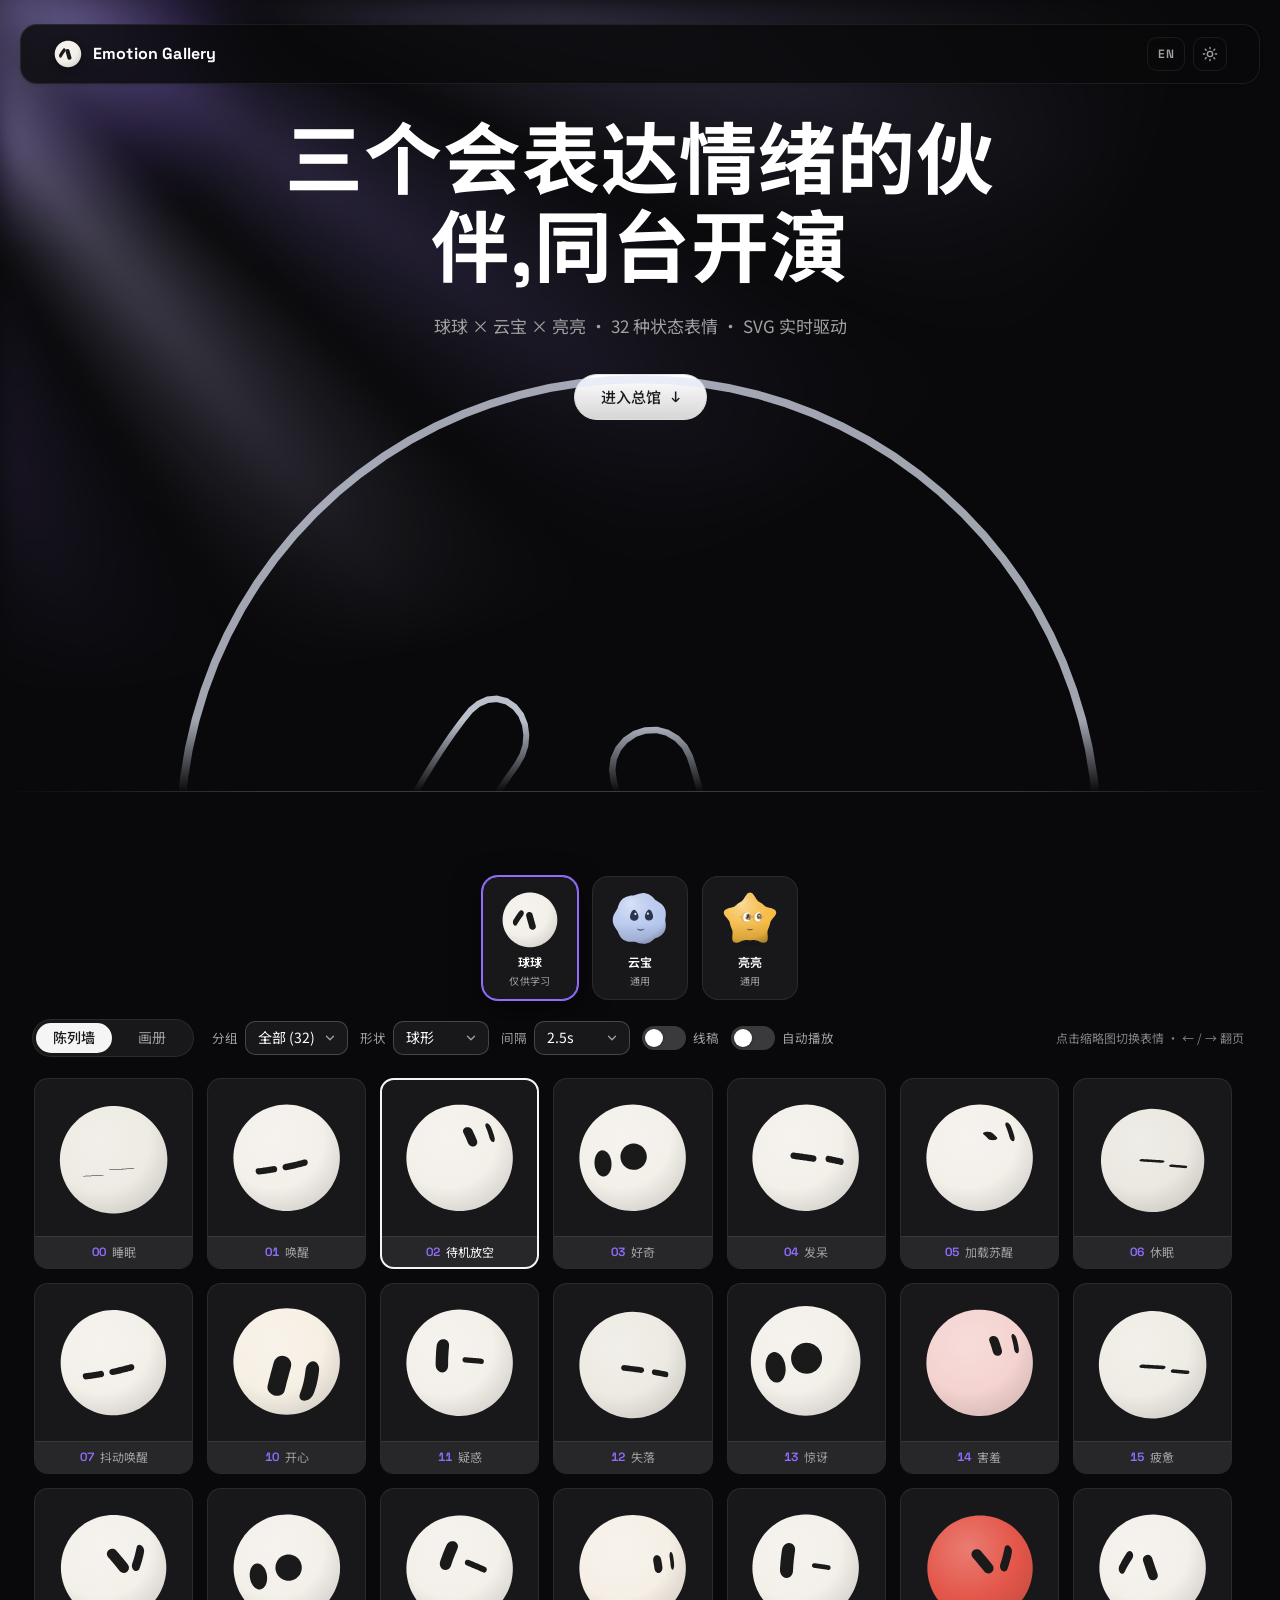
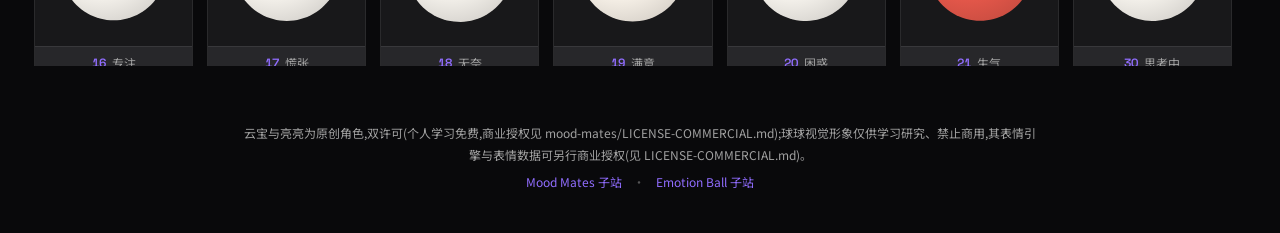
<file: index.html>
<!DOCTYPE html>
<html lang="zh-CN" data-theme="dark">
<head>
  <meta charset="UTF-8">
  <meta name="viewport" content="width=device-width, initial-scale=1.0">
  <meta name="description" content="Emotion Gallery 表情总馆 · 云宝 × 亮亮 × 球球 同台切换 × 32 种状态表情(SVG 实时驱动 / AI emotionId 对接 / 双语双主题)">
  <title>Emotion Gallery 表情总馆</title>
  <link rel="icon" type="image/png" href="mood-mates/assets/img/favicon.png">
  <link rel="preconnect" href="https://fonts.googleapis.com">
  <link rel="preconnect" href="https://fonts.gstatic.com" crossorigin>
  <link href="https://fonts.googleapis.com/css2?family=Space+Grotesk:wght@500;600;700&family=Noto+Sans+SC:wght@400;500;700&display=swap" rel="stylesheet">
  <link rel="stylesheet" href="site/style.css">
</head>
<body class="mode-wall">

  <!-- 悬浮胶囊导航:品牌 LOGO 角色 / 语言 / 主题 -->
  <header class="topbar">
    <div class="brand">
      <span id="brandBall" class="brand-ball" aria-hidden="true"></span>
      <span class="brand-name" data-i18n="brandName">Mood Mates</span>
    </div>
    <div class="top-actions">
      <button type="button" id="langToggle" class="icon-btn lang-btn">EN</button>
      <button type="button" id="themeToggle" class="icon-btn" aria-label="Theme">
        <svg class="ico-moon" viewBox="0 0 24 24" width="16" height="16" fill="none" stroke="currentColor" stroke-width="2" stroke-linecap="round" stroke-linejoin="round"><path d="M21 12.8A9 9 0 1 1 11.2 3 7 7 0 0 0 21 12.8z"/></svg>
        <svg class="ico-sun" viewBox="0 0 24 24" width="16" height="16" fill="none" stroke="currentColor" stroke-width="2" stroke-linecap="round" stroke-linejoin="round"><circle cx="12" cy="12" r="4"/><path d="M12 2v2M12 20v2M4.9 4.9l1.4 1.4M17.7 17.7l1.4 1.4M2 12h2M20 12h2M4.9 19.1l1.4-1.4M17.7 6.3l1.4-1.4"/></svg>
      </button>
    </div>
  </header>

  <main class="page">

    <!-- 开屏:大字标题 + 底边半遮罩线稿角色 -->
    <section class="hero" id="hero">
      <div class="hero-backdrop" aria-hidden="true"></div>
      <div class="hero-copy">
        <h1 class="hero-title" data-i18n="heroTitle">三个会表达情绪的伙伴,同台开演</h1>
        <p class="hero-sub" data-i18n="heroSub">球球 × 云宝 × 亮亮 · 32 种状态表情 · SVG 实时驱动</p>
        <button type="button" id="heroCta" class="hero-cta"><span data-i18n="heroCta">进入总馆</span><span class="cta-arrow" aria-hidden="true">↓</span></button>
      </div>
      <div class="hero-bot-clip" aria-hidden="true">
        <div id="heroBot" class="hero-bot"></div>
      </div>
    </section>

    <!-- 角色馆主区:角色选段 + 陈列墙 / 画册双模式 -->
    <section class="gallery" id="gallery">
      <!-- 角色选段:置于筛选 tab 上方,点击切换整馆 -->
      <div id="castRow" class="cast-row" aria-label="Characters"></div>

      <div class="gallery-head">
        <nav class="mode-switch" aria-label="View mode">
          <button type="button" id="modeWall" class="mode-btn active" data-i18n="navWall">陈列墙</button>
          <button type="button" id="modeAlbum" class="mode-btn" data-i18n="navAlbum">画册</button>
        </nav>
        <!-- 参数与 tab 同层:分组 / 形状 / 间隔下拉(带标题) + 线稿 / 自动播放开关 -->
        <div class="head-controls">
          <span class="head-field">
            <span class="hf-label" data-i18n="lblGroup">分组</span>
            <select id="groupSelect" class="select" aria-label="Emotion group"></select>
          </span>
          <span class="head-field">
            <span class="hf-label" data-i18n="lblVariant">形状</span>
            <select id="variantSelect" class="select" aria-label="Body shape"></select>
          </span>
          <span class="head-field">
            <span class="hf-label" data-i18n="lblInterval">间隔</span>
            <select id="tourInterval" class="select" aria-label="Autoplay interval">
              <option value="1500">1.5s</option>
              <option value="2500" selected>2.5s</option>
              <option value="4000">4s</option>
            </select>
          </span>
          <label class="head-switch">
            <span class="switch"><input type="checkbox" id="sketchToggle"><span class="slider"></span></span>
            <span class="hs-label" data-i18n="lblSketch">线稿</span>
          </label>
          <label class="head-switch">
            <span class="switch"><input type="checkbox" id="tourToggle"><span class="slider"></span></span>
            <span class="hs-label" data-i18n="lblTour">自动播放</span>
          </label>
        </div>
        <p id="galleryHint" class="gallery-hint" data-i18n="galleryHint">点击缩略图切换表情 · ← / → 翻页</p>
      </div>

      <div class="thumb-zone" id="thumbZone">
        <div id="thumbFlow" class="thumb-flow"></div>
      </div>

      <div class="stage-zone">
        <button type="button" id="navPrev" class="pager-btn" aria-label="Previous">
          <svg viewBox="0 0 24 24" width="20" height="20" fill="none" stroke="currentColor" stroke-width="2.4" stroke-linecap="round" stroke-linejoin="round"><path d="M15 18l-6-6 6-6"/></svg>
        </button>

        <div class="stage-block">
          <button type="button" id="stageClose" class="icon-btn stage-close" aria-label="Close">
            <svg viewBox="0 0 24 24" width="16" height="16" fill="none" stroke="currentColor" stroke-width="2.2" stroke-linecap="round"><path d="M6 6l12 12M18 6L6 18"/></svg>
          </button>
          <div id="tips" class="tips" role="status"></div>
          <div id="stage" class="stage"></div>
          <div class="emo-meta">
            <span id="emoId" class="emo-id">ID --</span>
            <span id="emoName" class="emo-name">--</span>
            <span id="pager" class="pager-ind">-- / --</span>
          </div>
          <p id="emoDesc" class="emo-desc"></p>
        </div>

        <button type="button" id="navNext" class="pager-btn" aria-label="Next">
          <svg viewBox="0 0 24 24" width="20" height="20" fill="none" stroke="currentColor" stroke-width="2.4" stroke-linecap="round" stroke-linejoin="round"><path d="M9 6l6 6-6 6"/></svg>
        </button>
      </div>
    </section>

  </main>

  <!-- 页脚:授权声明 + 子站入口 -->
  <footer class="site-foot">
    <p data-i18n="footNote">云宝与亮亮为原创角色,双许可(个人学习免费 / 商业授权);球球视觉形象仅供学习研究、禁止商用,其表情引擎与表情数据可另行商业授权。</p>
    <p class="foot-links">
      <a href="mood-mates/index.html" data-i18n="footLinkMates">Mood Mates 子站</a>
      <span aria-hidden="true">·</span>
      <a href="emotion-ball/index.html" data-i18n="footLinkBall">Emotion Ball 子站</a>
    </p>
  </footer>

  <!-- 浮动状态提示 -->
  <div id="toast" class="toast" role="status"></div>

  <!-- 加载顺序:两套引擎(MoodMates + EmotionBall)→ 文案 → 交互层 -->
  <script src="mood-mates/src/core/geometry.js"></script>
  <script src="mood-mates/src/core/render.js"></script>
  <script src="mood-mates/src/core/features.js"></script>
  <script src="mood-mates/src/core/fx.js"></script>
  <script src="mood-mates/src/data/emotions.js"></script>
  <script src="mood-mates/src/core/engine.js"></script>
  <script src="mood-mates/src/characters/nimbo.js"></script>
  <script src="mood-mates/src/characters/twinkle.js"></script>
  <script src="emotion-ball/js/rings.js"></script>
  <script src="emotion-ball/js/emotions.js"></script>
  <script src="emotion-ball/js/ball.js"></script>
  <script src="emotion-ball/js/engine.js"></script>
  <script src="site/i18n.js"></script>
  <script src="site/app.js"></script>
</body>
</html>
</file>
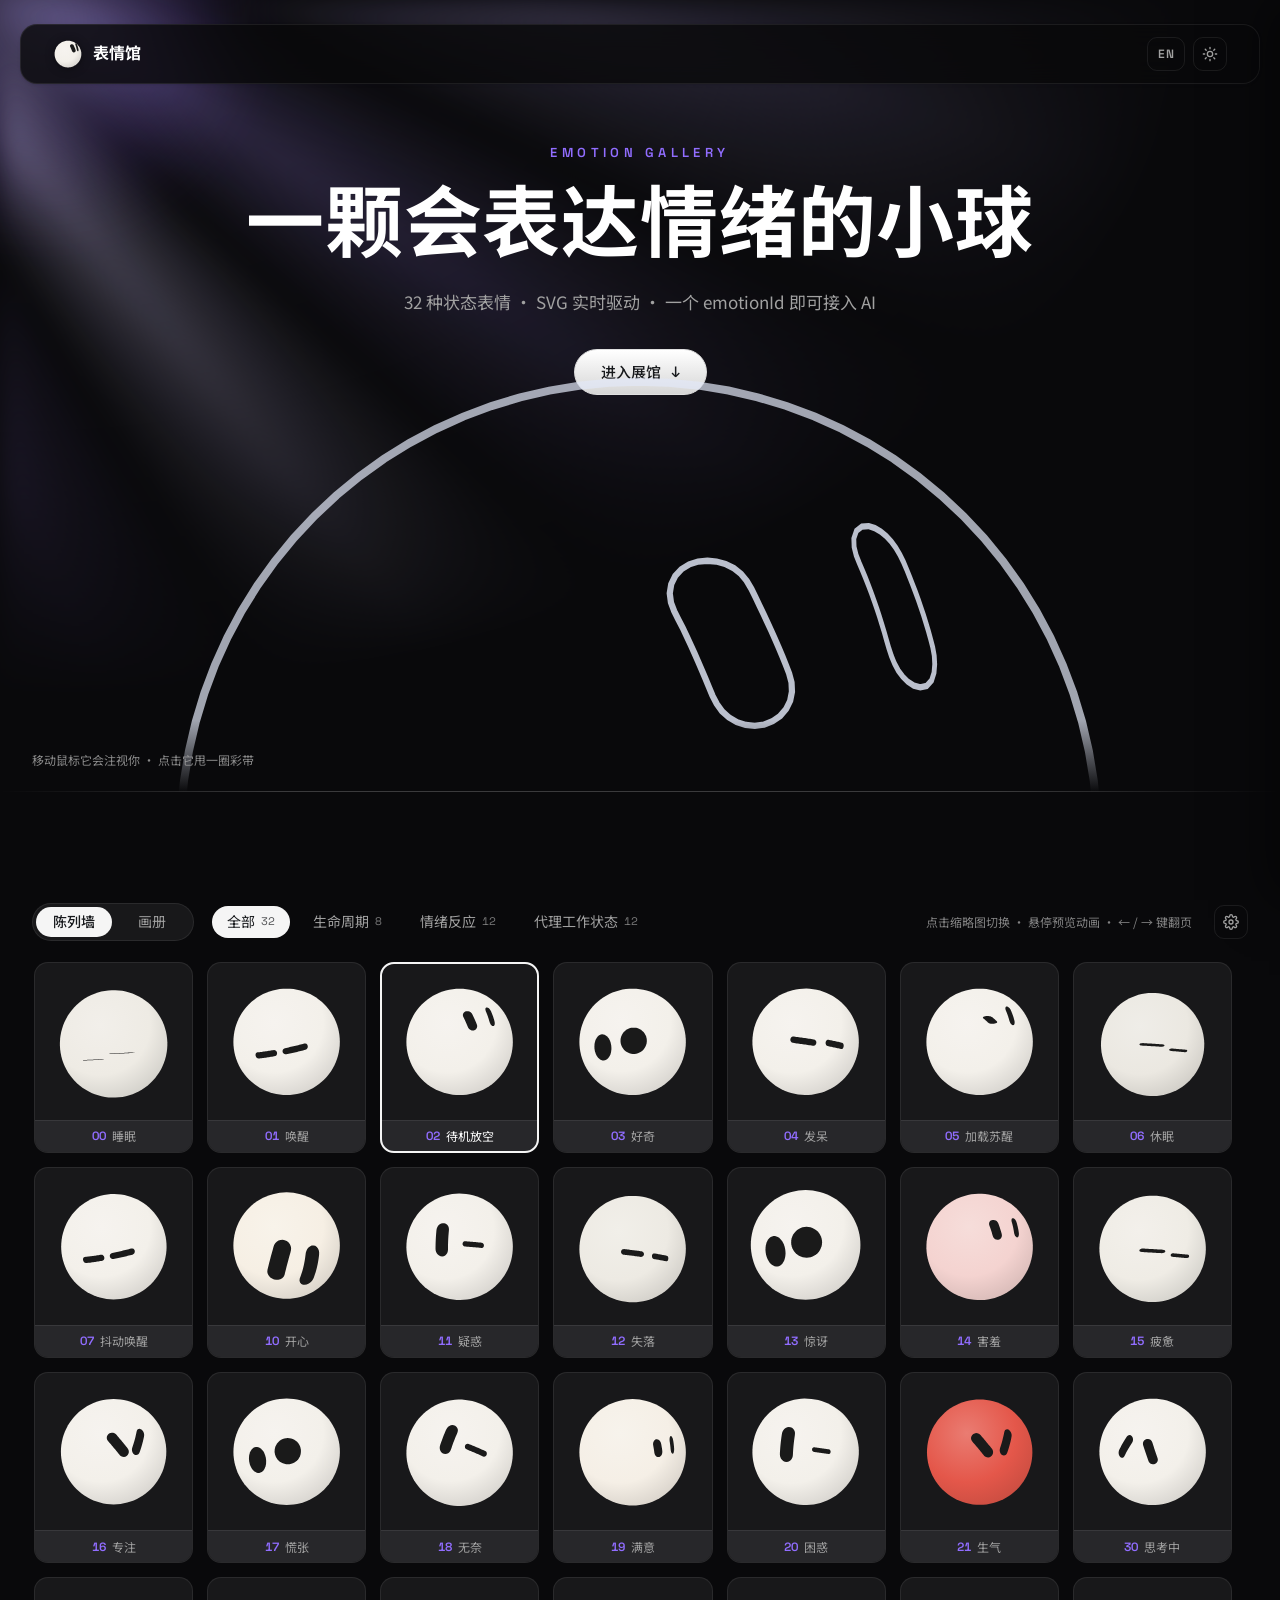
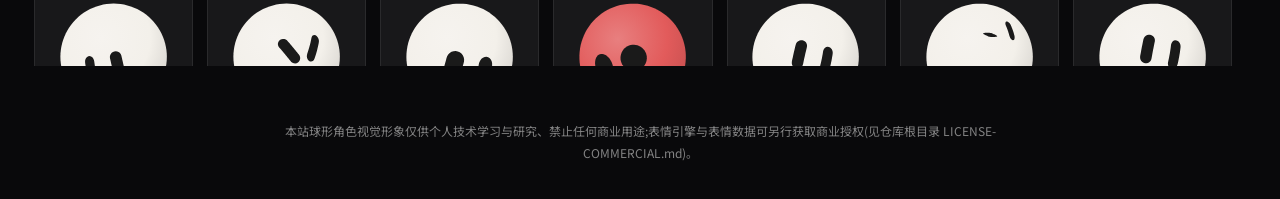
<file: emotion-ball/index.html>
<!DOCTYPE html>
<html lang="zh-CN" data-theme="dark">
<head>
  <meta charset="UTF-8">
  <meta name="viewport" content="width=device-width, initial-scale=1.0">
  <meta name="description" content="Emotion Ball 表情馆 · 32 种状态表情陈列(SVG 实时驱动 / AI emotionId 对接 / 双语双主题)">
  <title>Emotion Ball 表情馆</title>
  <link rel="icon" type="image/png" href="assets/img/favicon.png">
  <link rel="preconnect" href="https://fonts.googleapis.com">
  <link rel="preconnect" href="https://fonts.gstatic.com" crossorigin>
  <link href="https://fonts.googleapis.com/css2?family=Space+Grotesk:wght@500;600;700&family=Noto+Sans+SC:wght@400;500;700&display=swap" rel="stylesheet">
  <link rel="stylesheet" href="css/style.css">
</head>
<body class="mode-wall">

  <!-- 悬浮胶囊导航:品牌 LOGO 小球 / 语言 / 主题 -->
  <header class="topbar">
    <div class="brand">
      <span id="brandBall" class="brand-ball" aria-hidden="true"></span>
      <span class="brand-name" data-i18n="brandName">表情馆</span>
    </div>
    <div class="top-actions">
      <button type="button" id="langToggle" class="icon-btn lang-btn">EN</button>
      <button type="button" id="themeToggle" class="icon-btn" aria-label="Theme">
        <svg class="ico-moon" viewBox="0 0 24 24" width="16" height="16" fill="none" stroke="currentColor" stroke-width="2" stroke-linecap="round" stroke-linejoin="round"><path d="M21 12.8A9 9 0 1 1 11.2 3 7 7 0 0 0 21 12.8z"/></svg>
        <svg class="ico-sun" viewBox="0 0 24 24" width="16" height="16" fill="none" stroke="currentColor" stroke-width="2" stroke-linecap="round" stroke-linejoin="round"><circle cx="12" cy="12" r="4"/><path d="M12 2v2M12 20v2M4.9 4.9l1.4 1.4M17.7 17.7l1.4 1.4M2 12h2M20 12h2M4.9 19.1l1.4-1.4M17.7 6.3l1.4-1.4"/></svg>
      </button>
    </div>
  </header>

  <main class="page">

    <!-- 开屏:大字标题 + 底边半遮罩线稿 bot -->
    <section class="hero" id="hero">
      <div class="hero-backdrop" aria-hidden="true"></div>
      <div class="hero-copy">
        <p class="hero-eyebrow" data-i18n="heroEyebrow">EMOTION GALLERY</p>
        <h1 class="hero-title" data-i18n="heroTitle">一颗会表达情绪的小球</h1>
        <p class="hero-sub" data-i18n="heroSub">32 种状态表情 · SVG 实时驱动 · 一个 emotionId 即可接入 AI</p>
        <button type="button" id="heroCta" class="hero-cta"><span data-i18n="heroCta">进入展馆</span><span class="cta-arrow" aria-hidden="true">↓</span></button>
      </div>
      <p class="hero-hint" data-i18n="heroHint">移动鼠标它会注视你 · 点击它甩一圈彩带</p>
      <div class="hero-bot-clip" aria-hidden="true">
        <div id="heroBot" class="hero-bot"></div>
      </div>
    </section>

    <!-- 展馆主区:陈列墙 / 画册双模式共用一套 DOM,CSS 按 body 类重排 -->
    <section class="gallery" id="gallery">
      <div class="gallery-head">
        <nav class="mode-switch" aria-label="View mode">
          <button type="button" id="modeWall" class="mode-btn active" data-i18n="navWall">陈列墙</button>
          <button type="button" id="modeAlbum" class="mode-btn" data-i18n="navAlbum">画册</button>
        </nav>
        <nav id="tabs" class="tabs"></nav>
        <p id="galleryHint" class="gallery-hint" data-i18n="galleryHint">点击缩略图切换 · 悬停预览动画 · ← / → 键翻页</p>
        <button type="button" id="settingsToggle" class="icon-btn settings-btn" aria-label="Settings">
          <svg viewBox="0 0 24 24" width="16" height="16" fill="none" stroke="currentColor" stroke-width="2" stroke-linecap="round" stroke-linejoin="round"><circle cx="12" cy="12" r="3"/><path d="M19.4 15a1.7 1.7 0 0 0 .34 1.87l.06.06a2 2 0 1 1-2.83 2.83l-.06-.06a1.7 1.7 0 0 0-1.87-.34 1.7 1.7 0 0 0-1 1.55V21a2 2 0 1 1-4 0v-.09a1.7 1.7 0 0 0-1-1.55 1.7 1.7 0 0 0-1.87.34l-.06.06a2 2 0 1 1-2.83-2.83l.06-.06a1.7 1.7 0 0 0 .34-1.87 1.7 1.7 0 0 0-1.55-1H3a2 2 0 1 1 0-4h.09a1.7 1.7 0 0 0 1.55-1 1.7 1.7 0 0 0-.34-1.87l-.06-.06a2 2 0 1 1 2.83-2.83l.06.06a1.7 1.7 0 0 0 1.87.34h.09a1.7 1.7 0 0 0 1-1.55V3a2 2 0 1 1 4 0v.09a1.7 1.7 0 0 0 1 1.55 1.7 1.7 0 0 0 1.87-.34l.06-.06a2 2 0 1 1 2.83 2.83l-.06.06a1.7 1.7 0 0 0-.34 1.87v.09a1.7 1.7 0 0 0 1.55 1H21a2 2 0 1 1 0 4h-.09a1.7 1.7 0 0 0-1.55 1z"/></svg>
        </button>
      </div>

      <div class="thumb-zone" id="thumbZone">
        <div id="thumbFlow" class="thumb-flow"></div>
      </div>

      <div class="stage-zone">
        <button type="button" id="navPrev" class="pager-btn" aria-label="Previous">
          <svg viewBox="0 0 24 24" width="20" height="20" fill="none" stroke="currentColor" stroke-width="2.4" stroke-linecap="round" stroke-linejoin="round"><path d="M15 18l-6-6 6-6"/></svg>
        </button>

        <div class="stage-block">
          <button type="button" id="stageClose" class="icon-btn stage-close" aria-label="Close">
            <svg viewBox="0 0 24 24" width="16" height="16" fill="none" stroke="currentColor" stroke-width="2.2" stroke-linecap="round"><path d="M6 6l12 12M18 6L6 18"/></svg>
          </button>
          <div id="tips" class="tips" role="status"></div>
          <div id="stage" class="stage"></div>
          <div class="emo-meta">
            <span id="emoId" class="emo-id">ID --</span>
            <span id="emoName" class="emo-name">--</span>
            <span id="pager" class="pager-ind">-- / --</span>
          </div>
          <p id="emoDesc" class="emo-desc"></p>
          <div class="baby-row">
            <div id="babyList" class="baby-list"></div>
          </div>
        </div>

        <button type="button" id="navNext" class="pager-btn" aria-label="Next">
          <svg viewBox="0 0 24 24" width="20" height="20" fill="none" stroke="currentColor" stroke-width="2.4" stroke-linecap="round" stroke-linejoin="round"><path d="M9 6l6 6-6 6"/></svg>
        </button>
      </div>
    </section>

  </main>

  <!-- 学习声明页脚 -->
  <footer class="legal-note">
    <p data-i18n="legalNote">本站球形角色视觉形象仅供个人技术学习与研究、禁止任何商业用途;表情引擎与表情数据可另行获取商业授权(见仓库根目录 LICENSE-COMMERCIAL.md)。</p>
  </footer>

  <!-- 设置抽屉 -->
  <div id="drawerMask" class="drawer-mask" hidden></div>
  <aside id="drawer" class="drawer" aria-hidden="true">
    <div class="drawer-head">
      <h2 data-i18n="drawerTitle">设置</h2>
      <button type="button" id="drawerClose" class="icon-btn" aria-label="Close">
        <svg viewBox="0 0 24 24" width="16" height="16" fill="none" stroke="currentColor" stroke-width="2.2" stroke-linecap="round"><path d="M6 6l12 12M18 6L6 18"/></svg>
      </button>
    </div>

    <section class="drawer-sec">
      <h3 data-i18n="secAppearance">外观</h3>
      <div class="field">
        <label for="shapeSelect" data-i18n="lblShape">身体形状</label>
        <select id="shapeSelect" class="select">
          <option value="blob" selected data-i18n="shapeBlob">圆胖</option>
          <option value="wedge" data-i18n="shapeWedge">三角</option>
          <option value="gem" data-i18n="shapeGem">菱形</option>
        </select>
      </div>
      <div class="field">
        <label for="sketchToggle" data-i18n="lblSketch">线稿模式</label>
        <label class="switch">
          <input type="checkbox" id="sketchToggle">
          <span class="slider"></span>
        </label>
      </div>
    </section>

    <section class="drawer-sec">
      <h3 data-i18n="secDemo">演示</h3>
      <div class="field">
        <label for="tourToggle" data-i18n="lblTour">自动巡演</label>
        <label class="switch">
          <input type="checkbox" id="tourToggle">
          <span class="slider"></span>
        </label>
      </div>
      <div class="field">
        <label for="tourInterval" data-i18n="lblInterval">巡演间隔</label>
        <select id="tourInterval" class="select">
          <option value="1500">1.5s</option>
          <option value="2500" selected>2.5s</option>
          <option value="4000">4s</option>
        </select>
      </div>
    </section>

    <section class="drawer-sec">
      <h3 data-i18n="secAI">AI 对接模拟</h3>
      <input id="aiInput" class="ai-input" type="text" spellcheck="false"
             value='{"emotionId":"30","tips":"正在思考用户问题"}'>
      <div class="btn-row">
        <button type="button" id="aiSend" class="btn primary" data-i18n="btnSend">下发</button>
        <button type="button" id="aiSampleErr" class="btn ghost" data-i18n="btnSampleErr">示例:出错</button>
        <button type="button" id="aiSampleBad" class="btn ghost" data-i18n="btnSampleBad">示例:未知 ID</button>
      </div>
    </section>

    <section class="drawer-sec">
      <h3 data-i18n="secConfig">配置</h3>
      <div class="btn-row">
        <button type="button" id="btnExport" class="btn" data-i18n="btnExport">导出配置</button>
        <button type="button" id="btnImport" class="btn" data-i18n="btnImport">导入配置</button>
      </div>
      <input type="file" id="importFile" accept=".json,application/json" hidden>
    </section>
  </aside>

  <!-- 浮动状态提示 -->
  <div id="toast" class="toast" role="status"></div>

  <!-- 加载顺序:几何数据 → 表情数据 → 文案字典 → 渲染层 → 驱动层 → 交互层 -->
  <script src="js/rings.js"></script>
  <script src="js/emotions.js"></script>
  <script src="js/i18n.js"></script>
  <script src="js/ball.js"></script>
  <script src="js/engine.js"></script>
  <script src="js/app.js"></script>
</body>
</html>
</file>
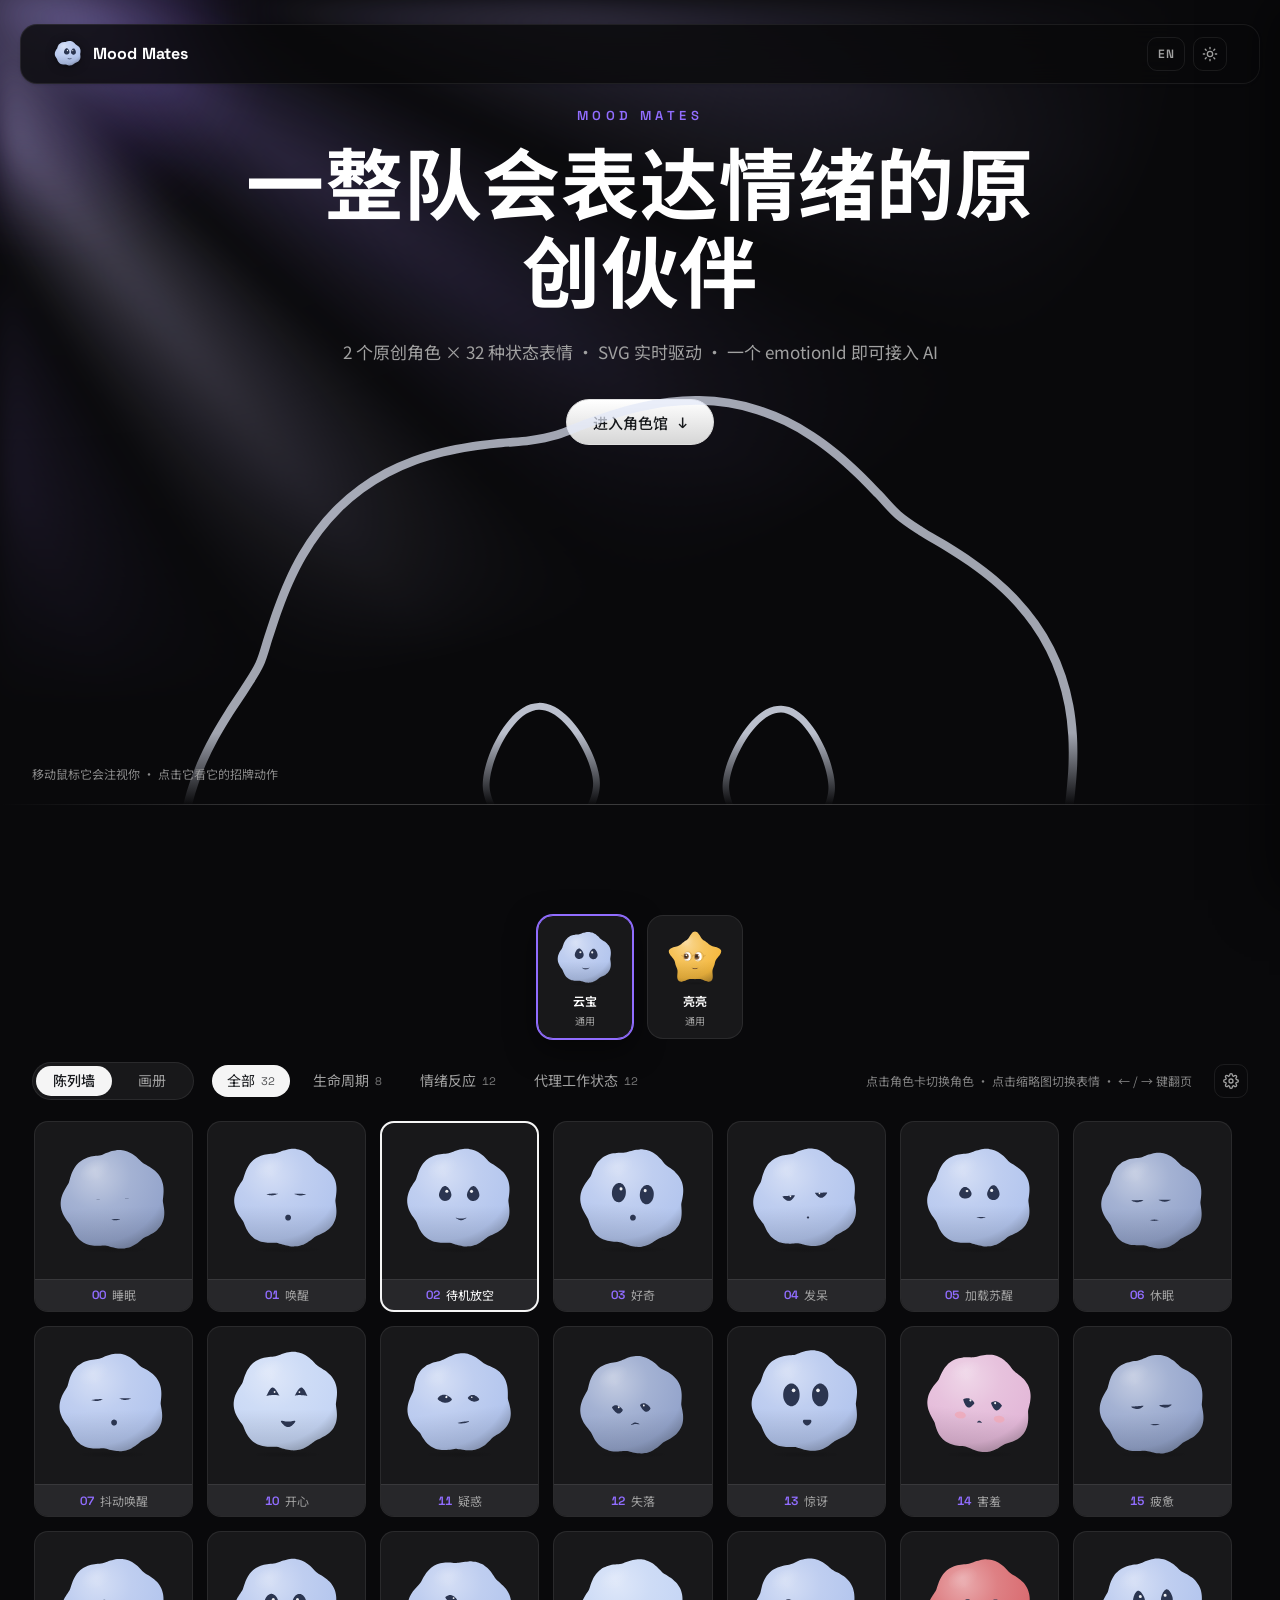
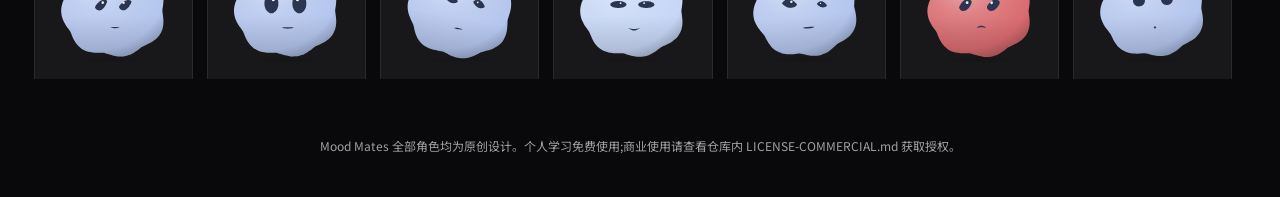
<file: mood-mates/index.html>
<!DOCTYPE html>
<html lang="zh-CN" data-theme="dark">
<head>
  <meta charset="UTF-8">
  <meta name="viewport" content="width=device-width, initial-scale=1.0">
  <meta name="description" content="Mood Mates 角色馆 · 两个原创卡通角色 × 32 种状态表情(SVG 实时驱动 / AI emotionId 对接 / 双语双主题)">
  <title>Mood Mates 角色馆</title>
  <link rel="icon" type="image/png" href="assets/img/favicon.png">
  <link rel="preconnect" href="https://fonts.googleapis.com">
  <link rel="preconnect" href="https://fonts.gstatic.com" crossorigin>
  <link href="https://fonts.googleapis.com/css2?family=Space+Grotesk:wght@500;600;700&family=Noto+Sans+SC:wght@400;500;700&display=swap" rel="stylesheet">
  <link rel="stylesheet" href="site/style.css">
</head>
<body class="mode-wall">

  <!-- 悬浮胶囊导航:品牌 LOGO 角色 / 语言 / 主题 -->
  <header class="topbar">
    <div class="brand">
      <span id="brandBall" class="brand-ball" aria-hidden="true"></span>
      <span class="brand-name" data-i18n="brandName">Mood Mates</span>
    </div>
    <div class="top-actions">
      <button type="button" id="langToggle" class="icon-btn lang-btn">EN</button>
      <button type="button" id="themeToggle" class="icon-btn" aria-label="Theme">
        <svg class="ico-moon" viewBox="0 0 24 24" width="16" height="16" fill="none" stroke="currentColor" stroke-width="2" stroke-linecap="round" stroke-linejoin="round"><path d="M21 12.8A9 9 0 1 1 11.2 3 7 7 0 0 0 21 12.8z"/></svg>
        <svg class="ico-sun" viewBox="0 0 24 24" width="16" height="16" fill="none" stroke="currentColor" stroke-width="2" stroke-linecap="round" stroke-linejoin="round"><circle cx="12" cy="12" r="4"/><path d="M12 2v2M12 20v2M4.9 4.9l1.4 1.4M17.7 17.7l1.4 1.4M2 12h2M20 12h2M4.9 19.1l1.4-1.4M17.7 6.3l1.4-1.4"/></svg>
      </button>
    </div>
  </header>

  <main class="page">

    <!-- 开屏:大字标题 + 底边半遮罩线稿角色 -->
    <section class="hero" id="hero">
      <div class="hero-backdrop" aria-hidden="true"></div>
      <div class="hero-copy">
        <p class="hero-eyebrow" data-i18n="heroEyebrow">MOOD MATES</p>
        <h1 class="hero-title" data-i18n="heroTitle">一整队会表达情绪的原创伙伴</h1>
        <p class="hero-sub" data-i18n="heroSub">2 个原创角色 × 32 种状态表情 · SVG 实时驱动 · 一个 emotionId 即可接入 AI</p>
        <button type="button" id="heroCta" class="hero-cta"><span data-i18n="heroCta">进入角色馆</span><span class="cta-arrow" aria-hidden="true">↓</span></button>
      </div>
      <p class="hero-hint" data-i18n="heroHint">移动鼠标它会注视你 · 点击它看它的招牌动作</p>
      <div class="hero-bot-clip" aria-hidden="true">
        <div id="heroBot" class="hero-bot"></div>
      </div>
    </section>

    <!-- 角色馆主区:角色选段 + 陈列墙 / 画册双模式 -->
    <section class="gallery" id="gallery">
      <!-- 角色选段:置于筛选 tab 上方,点击切换整馆 -->
      <div id="castRow" class="cast-row" aria-label="Characters"></div>

      <div class="gallery-head">
        <nav class="mode-switch" aria-label="View mode">
          <button type="button" id="modeWall" class="mode-btn active" data-i18n="navWall">陈列墙</button>
          <button type="button" id="modeAlbum" class="mode-btn" data-i18n="navAlbum">画册</button>
        </nav>
        <nav id="tabs" class="tabs"></nav>
        <p id="galleryHint" class="gallery-hint" data-i18n="galleryHint">点击角色卡切换角色 · 点击缩略图切换表情 · ← / → 键翻页</p>
        <button type="button" id="settingsToggle" class="icon-btn settings-btn" aria-label="Settings">
          <svg viewBox="0 0 24 24" width="16" height="16" fill="none" stroke="currentColor" stroke-width="2" stroke-linecap="round" stroke-linejoin="round"><circle cx="12" cy="12" r="3"/><path d="M19.4 15a1.7 1.7 0 0 0 .34 1.87l.06.06a2 2 0 1 1-2.83 2.83l-.06-.06a1.7 1.7 0 0 0-1.87-.34 1.7 1.7 0 0 0-1 1.55V21a2 2 0 1 1-4 0v-.09a1.7 1.7 0 0 0-1-1.55 1.7 1.7 0 0 0-1.87.34l-.06.06a2 2 0 1 1-2.83-2.83l.06-.06a1.7 1.7 0 0 0 .34-1.87 1.7 1.7 0 0 0-1.55-1H3a2 2 0 1 1 0-4h.09a1.7 1.7 0 0 0 1.55-1 1.7 1.7 0 0 0-.34-1.87l-.06-.06a2 2 0 1 1 2.83-2.83l.06.06a1.7 1.7 0 0 0 1.87.34h.09a1.7 1.7 0 0 0 1-1.55V3a2 2 0 1 1 4 0v.09a1.7 1.7 0 0 0 1 1.55 1.7 1.7 0 0 0 1.87-.34l.06-.06a2 2 0 1 1 2.83 2.83l-.06.06a1.7 1.7 0 0 0-.34 1.87v.09a1.7 1.7 0 0 0 1.55 1H21a2 2 0 1 1 0 4h-.09a1.7 1.7 0 0 0-1.55 1z"/></svg>
        </button>
      </div>

      <div class="thumb-zone" id="thumbZone">
        <div id="thumbFlow" class="thumb-flow"></div>
      </div>

      <div class="stage-zone">
        <button type="button" id="navPrev" class="pager-btn" aria-label="Previous">
          <svg viewBox="0 0 24 24" width="20" height="20" fill="none" stroke="currentColor" stroke-width="2.4" stroke-linecap="round" stroke-linejoin="round"><path d="M15 18l-6-6 6-6"/></svg>
        </button>

        <div class="stage-block">
          <button type="button" id="stageClose" class="icon-btn stage-close" aria-label="Close">
            <svg viewBox="0 0 24 24" width="16" height="16" fill="none" stroke="currentColor" stroke-width="2.2" stroke-linecap="round"><path d="M6 6l12 12M18 6L6 18"/></svg>
          </button>
          <div id="tips" class="tips" role="status"></div>
          <div id="stage" class="stage"></div>
          <div class="emo-meta">
            <span id="emoId" class="emo-id">ID --</span>
            <span id="emoName" class="emo-name">--</span>
            <span id="pager" class="pager-ind">-- / --</span>
          </div>
          <p id="emoDesc" class="emo-desc"></p>
        </div>

        <button type="button" id="navNext" class="pager-btn" aria-label="Next">
          <svg viewBox="0 0 24 24" width="20" height="20" fill="none" stroke="currentColor" stroke-width="2.4" stroke-linecap="round" stroke-linejoin="round"><path d="M9 6l6 6-6 6"/></svg>
        </button>
      </div>
    </section>

  </main>

  <!-- 页脚:原创声明 + 授权入口 -->
  <footer class="site-foot">
    <p data-i18n="footNote">Mood Mates 全部角色均为原创设计。个人学习免费使用;商业使用请查看仓库内 LICENSE-COMMERCIAL.md 获取授权。</p>
  </footer>

  <!-- 设置抽屉 -->
  <div id="drawerMask" class="drawer-mask" hidden></div>
  <aside id="drawer" class="drawer" aria-hidden="true">
    <div class="drawer-head">
      <h2 data-i18n="drawerTitle">设置</h2>
      <button type="button" id="drawerClose" class="icon-btn" aria-label="Close">
        <svg viewBox="0 0 24 24" width="16" height="16" fill="none" stroke="currentColor" stroke-width="2.2" stroke-linecap="round"><path d="M6 6l12 12M18 6L6 18"/></svg>
      </button>
    </div>

    <section class="drawer-sec">
      <h3 data-i18n="secAppearance">外观</h3>
      <div class="field">
        <label for="charSelect" data-i18n="lblCharacter">当前角色</label>
        <select id="charSelect" class="select"></select>
      </div>
      <div class="field" id="variantField" style="display:none">
        <label for="variantSelect" data-i18n="lblVariant">身体轮廓</label>
        <select id="variantSelect" class="select"></select>
      </div>
      <div class="field">
        <label for="sketchToggle" data-i18n="lblSketch">线稿模式</label>
        <label class="switch">
          <input type="checkbox" id="sketchToggle">
          <span class="slider"></span>
        </label>
      </div>
    </section>

    <section class="drawer-sec">
      <h3 data-i18n="secDemo">演示</h3>
      <div class="field">
        <label for="tourToggle" data-i18n="lblTour">自动巡演</label>
        <label class="switch">
          <input type="checkbox" id="tourToggle">
          <span class="slider"></span>
        </label>
      </div>
      <div class="field">
        <label for="tourInterval" data-i18n="lblInterval">巡演间隔</label>
        <select id="tourInterval" class="select">
          <option value="1500">1.5s</option>
          <option value="2500" selected>2.5s</option>
          <option value="4000">4s</option>
        </select>
      </div>
    </section>

    <section class="drawer-sec">
      <h3 data-i18n="secAI">AI 对接模拟</h3>
      <input id="aiInput" class="ai-input" type="text" spellcheck="false"
             value='{"emotionId":"30","tips":"正在思考用户问题"}'>
      <div class="btn-row">
        <button type="button" id="aiSend" class="btn primary" data-i18n="btnSend">下发</button>
        <button type="button" id="aiSampleErr" class="btn ghost" data-i18n="btnSampleErr">示例:出错</button>
        <button type="button" id="aiSampleBad" class="btn ghost" data-i18n="btnSampleBad">示例:未知 ID</button>
      </div>
    </section>

    <section class="drawer-sec">
      <h3 data-i18n="secConfig">配置</h3>
      <div class="btn-row">
        <button type="button" id="btnExport" class="btn" data-i18n="btnExport">导出配置</button>
        <button type="button" id="btnImport" class="btn" data-i18n="btnImport">导入配置</button>
      </div>
      <input type="file" id="importFile" accept=".json,application/json" hidden>
    </section>
  </aside>

  <!-- 浮动状态提示 -->
  <div id="toast" class="toast" role="status"></div>

  <!-- 加载顺序:几何库 → 渲染层 → 五官层 → 特效层 → 表情数据 → 驱动层 → 角色包 → 文案 → 交互层 -->
  <script src="src/core/geometry.js"></script>
  <script src="src/core/render.js"></script>
  <script src="src/core/features.js"></script>
  <script src="src/core/fx.js"></script>
  <script src="src/data/emotions.js"></script>
  <script src="src/core/engine.js"></script>
  <script src="src/characters/nimbo.js"></script>
  <script src="src/characters/twinkle.js"></script>
  <script src="site/i18n.js"></script>
  <script src="site/app.js"></script>
</body>
</html>
</file>
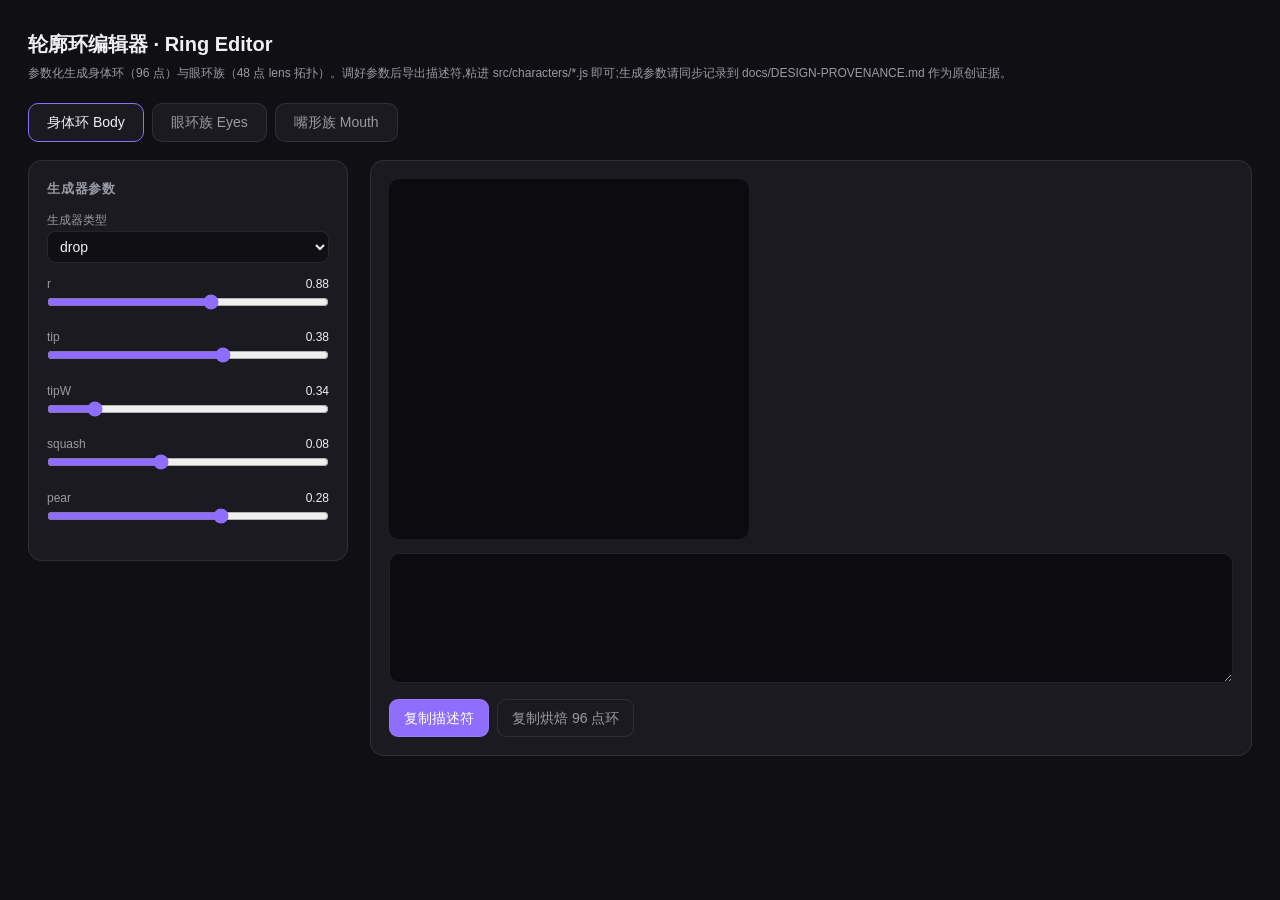
<file: mood-mates/tools/ring-editor.html>
<!DOCTYPE html>
<html lang="zh-CN">
<head>
  <meta charset="UTF-8">
  <meta name="viewport" content="width=device-width, initial-scale=1.0">
  <title>Mood Mates · 轮廓环编辑器 Ring Editor</title>
  <style>
    :root {
      --bg: #101014; --card: #1a1a20; --line: rgba(255,255,255,0.09);
      --text: #f0f0f2; --muted: #9a9aa4; --accent: #8f6dff;
    }
    * { box-sizing: border-box; margin: 0; padding: 0; }
    body {
      background: var(--bg); color: var(--text);
      font: 14px/1.6 "Noto Sans SC", "Microsoft YaHei", sans-serif;
      padding: 28px; min-height: 100vh;
    }
    h1 { font-size: 20px; margin-bottom: 4px; }
    .sub { color: var(--muted); font-size: 12px; margin-bottom: 20px; }
    .tabs { display: flex; gap: 8px; margin-bottom: 18px; }
    .tab {
      padding: 7px 18px; border: 1px solid var(--line); border-radius: 10px;
      background: var(--card); color: var(--muted); cursor: pointer; font: inherit;
    }
    .tab.active { color: var(--text); border-color: var(--accent); }
    .layout { display: flex; gap: 22px; flex-wrap: wrap; align-items: flex-start; }
    .panel {
      background: var(--card); border: 1px solid var(--line);
      border-radius: 14px; padding: 18px; width: 320px;
    }
    .panel h2 { font-size: 13px; color: var(--muted); margin-bottom: 12px; letter-spacing: 0.06em; }
    .field { margin-bottom: 12px; }
    .field label { display: flex; justify-content: space-between; font-size: 12px; color: var(--muted); }
    .field label b { color: var(--text); font-weight: 500; }
    .field input[type=range] { width: 100%; accent-color: var(--accent); }
    select {
      width: 100%; background: var(--bg); color: var(--text);
      border: 1px solid var(--line); border-radius: 8px; padding: 6px 8px; font: inherit;
    }
    .preview {
      background: var(--card); border: 1px solid var(--line);
      border-radius: 14px; padding: 18px; flex: 1; min-width: 360px;
    }
    .preview svg { background: #0c0c10; border-radius: 10px; display: block; }
    .slot-grid { display: grid; grid-template-columns: repeat(auto-fill, minmax(120px, 1fr)); gap: 10px; }
    .slot-cell { text-align: center; }
    .slot-cell svg { width: 100%; background: #0c0c10; border-radius: 8px; }
    .slot-cell span { font-size: 11px; color: var(--muted); }
    .out {
      margin-top: 14px; width: 100%; height: 130px; resize: vertical;
      background: #0c0c10; color: #b8e0c8; border: 1px solid var(--line);
      border-radius: 10px; padding: 10px; font: 12px/1.5 Consolas, monospace;
    }
    .btn-row { display: flex; gap: 8px; margin-top: 10px; }
    button.act {
      padding: 7px 14px; border: 1px solid var(--line); border-radius: 9px;
      background: var(--accent); color: #fff; cursor: pointer; font: inherit;
    }
    button.act.ghost { background: transparent; color: var(--muted); }
    .hidden { display: none; }
  </style>
</head>
<body>
  <h1>轮廓环编辑器 · Ring Editor</h1>
  <p class="sub">参数化生成身体环（96 点）与眼环族（48 点 lens 拓扑）。调好参数后导出描述符,粘进 src/characters/*.js 即可;生成参数请同步记录到 docs/DESIGN-PROVENANCE.md 作为原创证据。</p>

  <div class="tabs">
    <button type="button" class="tab active" data-tab="body">身体环 Body</button>
    <button type="button" class="tab" data-tab="eye">眼环族 Eyes</button>
    <button type="button" class="tab" data-tab="mouth">嘴形族 Mouth</button>
  </div>

  <!-- 身体环 -->
  <div class="layout" id="tab-body">
    <div class="panel">
      <h2>生成器参数</h2>
      <div class="field">
        <label>生成器类型</label>
        <select id="bodyType"></select>
      </div>
      <div id="bodyParams"></div>
    </div>
    <div class="preview">
      <svg id="bodySvg" viewBox="0 0 240 240" width="360" height="360">
        <path id="bodyPath" fill="#8AD6C8" stroke="#5aa89c" stroke-width="1"/>
      </svg>
      <textarea class="out" id="bodyOut" readonly></textarea>
      <div class="btn-row">
        <button type="button" class="act" id="bodyCopyDesc">复制描述符</button>
        <button type="button" class="act ghost" id="bodyCopyRing">复制烘焙 96 点环</button>
      </div>
    </div>
  </div>

  <!-- 眼环族 -->
  <div class="layout hidden" id="tab-eye">
    <div class="panel">
      <h2>eyeStyle 参数</h2>
      <div id="eyeParams"></div>
    </div>
    <div class="preview">
      <div class="slot-grid" id="eyeGrid"></div>
      <textarea class="out" id="eyeOut" readonly></textarea>
      <div class="btn-row">
        <button type="button" class="act" id="eyeCopy">复制 eyeStyle</button>
      </div>
    </div>
  </div>

  <!-- 嘴形族 -->
  <div class="layout hidden" id="tab-mouth">
    <div class="panel">
      <h2>嘴形基准</h2>
      <div class="field">
        <label><span>嘴宽 w</span><b id="mouthWv">26</b></label>
        <input type="range" id="mouthW" min="14" max="44" step="1" value="26">
      </div>
      <p class="sub" style="margin-top:8px">槽位的高度 / 弯曲是语义常量,角色只调 w。</p>
    </div>
    <div class="preview">
      <div class="slot-grid" id="mouthGrid"></div>
    </div>
  </div>

  <script src="../src/core/geometry.js"></script>
  <script>
    (function () {
      'use strict';
      var GEO = window.MoodMates.geo;
      var $ = function (id) { return document.getElementById(id); };

      function ringPath(ring) {
        var s = 'M';
        for (var i = 0; i < ring.length; i++) {
          s += (i ? 'L' : '') + ring[i][0].toFixed(2) + ' ' + ring[i][1].toFixed(2);
        }
        return s + 'Z';
      }
      function copyText(text, btn) {
        navigator.clipboard.writeText(text).then(function () {
          var old = btn.textContent;
          btn.textContent = '已复制 ✓';
          setTimeout(function () { btn.textContent = old; }, 1200);
        });
      }
      function buildSlider(box, key, def, onInput) {
        var field = document.createElement('div');
        field.className = 'field';
        var label = document.createElement('label');
        var name = document.createElement('span');
        name.textContent = key;
        var val = document.createElement('b');
        val.textContent = def.v;
        label.appendChild(name);
        label.appendChild(val);
        var input = document.createElement('input');
        input.type = 'range';
        input.min = def.min; input.max = def.max; input.step = def.step; input.value = def.v;
        input.addEventListener('input', function () {
          val.textContent = input.value;
          onInput(key, parseFloat(input.value));
        });
        field.appendChild(label);
        field.appendChild(input);
        box.appendChild(field);
        return input;
      }

      /* ---------- Tab 切换 ---------- */
      document.querySelectorAll('.tab').forEach(function (tab) {
        tab.addEventListener('click', function () {
          document.querySelectorAll('.tab').forEach(function (t) { t.classList.toggle('active', t === tab); });
          ['body', 'eye', 'mouth'].forEach(function (k) {
            $('tab-' + k).classList.toggle('hidden', tab.dataset.tab !== k);
          });
        });
      });

      /* ---------- 身体环 ---------- */
      var BODY_SCHEMAS = {
        drop:   { r: { min: 0.5, max: 1.15, step: 0.01, v: 0.88 }, tip: { min: 0, max: 0.6, step: 0.01, v: 0.38 }, tipW: { min: 0.2, max: 1.2, step: 0.05, v: 0.34 }, squash: { min: 0, max: 0.2, step: 0.01, v: 0.08 }, pear: { min: 0, max: 0.45, step: 0.01, v: 0.28 } },
        cloud:  { r: { min: 0.5, max: 1.1, step: 0.01, v: 0.94 }, lobes: { min: 3, max: 12, step: 1, v: 7 }, amp: { min: 0, max: 0.2, step: 0.005, v: 0.08 }, flat: { min: 0, max: 0.3, step: 0.01, v: 0.12 } },
        star:   { r: { min: 0.6, max: 1.15, step: 0.01, v: 1.02 }, points: { min: 3, max: 8, step: 1, v: 5 }, inner: { min: 0.4, max: 0.95, step: 0.01, v: 0.74 }, sharp: { min: 0, max: 1, step: 0.05, v: 0.5 } },
        flame:  { r: { min: 0.5, max: 1.1, step: 0.01, v: 0.84 }, tip: { min: 0, max: 0.8, step: 0.01, v: 0.52 }, tipW: { min: 0.3, max: 1.1, step: 0.02, v: 0.58 }, lean: { min: -0.8, max: 0.8, step: 0.02, v: 0.32 }, wob: { min: 0, max: 0.1, step: 0.005, v: 0.018 }, pear: { min: 0, max: 0.4, step: 0.01, v: 0.22 }, flick: { min: 0, max: 0.45, step: 0.01, v: 0.18 }, squash: { min: 0, max: 0.15, step: 0.01, v: 0.08 } },
        heart:  { r: { min: 0.5, max: 1.1, step: 0.01, v: 0.93 }, lobe: { min: 0, max: 0.4, step: 0.01, v: 0.23 }, spread: { min: 0.3, max: 1, step: 0.02, v: 0.6 }, notch: { min: 0, max: 0.35, step: 0.01, v: 0.2 }, point: { min: 0, max: 0.5, step: 0.01, v: 0.26 } },
        peach:  { r: { min: 0.5, max: 1.1, step: 0.01, v: 0.95 }, dip: { min: 0, max: 0.2, step: 0.005, v: 0.09 }, point: { min: 0, max: 0.2, step: 0.005, v: 0.05 }, squash: { min: 0, max: 0.18, step: 0.01, v: 0.06 } },
        pig:    { r: { min: 0.5, max: 1.1, step: 0.01, v: 0.86 }, ear: { min: 0, max: 0.4, step: 0.01, v: 0.19 }, spread: { min: 0.3, max: 1, step: 0.02, v: 0.68 }, earW: { min: 0.15, max: 0.6, step: 0.01, v: 0.32 }, squash: { min: 0, max: 0.2, step: 0.01, v: 0.04 }, wide: { min: 0, max: 0.35, step: 0.01, v: 0.2 } },
        bag:    { w: { min: 0.5, max: 1.15, step: 0.01, v: 0.94 }, h: { min: 0.5, max: 1.15, step: 0.01, v: 0.96 }, n: { min: 2, max: 6, step: 0.1, v: 3.1 }, taper: { min: 0, max: 0.3, step: 0.01, v: 0.13 } },
        shield: { r: { min: 0.5, max: 1.1, step: 0.01, v: 0.88 }, point: { min: 0, max: 0.5, step: 0.01, v: 0.22 }, top: { min: 0, max: 0.2, step: 0.01, v: 0.07 } }
      };
      var bodyState = { type: 'drop' };
      var bodyRing = null;

      var typeSel = $('bodyType');
      Object.keys(BODY_SCHEMAS).forEach(function (t) {
        var opt = document.createElement('option');
        opt.value = t; opt.textContent = t;
        typeSel.appendChild(opt);
      });

      function rebuildBodyParams() {
        var box = $('bodyParams');
        box.innerHTML = '';
        var schema = BODY_SCHEMAS[bodyState.type];
        var next = { type: bodyState.type };
        Object.keys(schema).forEach(function (k) {
          next[k] = schema[k].v = (bodyState[k] != null ? bodyState[k] : schema[k].v);
          buildSlider(box, k, schema[k], function (key, v) {
            bodyState[key] = v;
            renderBody();
          });
        });
        bodyState = next;
        renderBody();
      }
      function renderBody() {
        bodyRing = GEO.buildBody(bodyState);
        $('bodyPath').setAttribute('d', ringPath(bodyRing));
        $('bodyOut').value = 'body: ' + JSON.stringify(bodyState).replace(/"([a-z]+)":/gi, ' $1: ').replace('{', '{').replace(/,/g, ', ');
      }
      typeSel.addEventListener('change', function () {
        bodyState = { type: typeSel.value };
        rebuildBodyParams();
      });
      $('bodyCopyDesc').addEventListener('click', function () { copyText($('bodyOut').value, this); });
      $('bodyCopyRing').addEventListener('click', function () {
        copyText(JSON.stringify(bodyRing), this);
      });
      rebuildBodyParams();

      /* ---------- 眼环族 ---------- */
      var EYE_SCHEMA = {
        dx:   { min: 14, max: 46, step: 1, v: 30 },
        cy:   { min: 80, max: 120, step: 1, v: 102 },
        w:    { min: 12, max: 40, step: 0.5, v: 25 },
        h:    { min: 14, max: 48, step: 0.5, v: 33 },
        taper:{ min: 0.2, max: 1.2, step: 0.02, v: 0.42 },
        tilt: { min: -15, max: 15, step: 0.5, v: 0 },
        bend: { min: -0.3, max: 0.5, step: 0.01, v: 0.02 }
      };
      var eyeState = {};
      Object.keys(EYE_SCHEMA).forEach(function (k) { eyeState[k] = EYE_SCHEMA[k].v; });

      (function buildEyePanel() {
        var box = $('eyeParams');
        Object.keys(EYE_SCHEMA).forEach(function (k) {
          buildSlider(box, k, EYE_SCHEMA[k], function (key, v) {
            eyeState[key] = v;
            renderEyes();
          });
        });
      })();

      function renderEyes() {
        var grid = $('eyeGrid');
        grid.innerHTML = '';
        GEO.eyeSlots.forEach(function (slot) {
          var pair = GEO.buildEyePair(slot, eyeState);
          var cell = document.createElement('div');
          cell.className = 'slot-cell';
          var svg = document.createElementNS('http://www.w3.org/2000/svg', 'svg');
          svg.setAttribute('viewBox', '50 60 140 90');
          var pL = document.createElementNS('http://www.w3.org/2000/svg', 'path');
          pL.setAttribute('d', ringPath(pair[0]));
          pL.setAttribute('fill', '#e8e8f0');
          var pR = document.createElementNS('http://www.w3.org/2000/svg', 'path');
          pR.setAttribute('d', ringPath(pair[1]));
          pR.setAttribute('fill', '#e8e8f0');
          svg.appendChild(pL);
          svg.appendChild(pR);
          var name = document.createElement('span');
          name.textContent = slot;
          cell.appendChild(svg);
          cell.appendChild(name);
          grid.appendChild(cell);
        });
        $('eyeOut').value = 'eyeStyle: ' + JSON.stringify(eyeState).replace(/"([a-z]+)":/gi, ' $1: ').replace(/,/g, ', ') +
          '\n// 可追加 highlight: { dx: 4, dy: -7, r: 3 } 高光点';
      }
      $('eyeCopy').addEventListener('click', function () { copyText($('eyeOut').value, this); });
      renderEyes();

      /* ---------- 嘴形族 ---------- */
      function renderMouths() {
        var w = parseFloat($('mouthW').value);
        $('mouthWv').textContent = w;
        var grid = $('mouthGrid');
        grid.innerHTML = '';
        GEO.mouthSlots.forEach(function (slot) {
          var ring = GEO.buildMouth(slot, { w: w });
          var cell = document.createElement('div');
          cell.className = 'slot-cell';
          var svg = document.createElementNS('http://www.w3.org/2000/svg', 'svg');
          svg.setAttribute('viewBox', '-30 -22 60 44');
          var p = document.createElementNS('http://www.w3.org/2000/svg', 'path');
          p.setAttribute('d', ringPath(ring));
          p.setAttribute('fill', '#e8e8f0');
          svg.appendChild(p);
          var name = document.createElement('span');
          name.textContent = slot;
          cell.appendChild(svg);
          cell.appendChild(name);
          grid.appendChild(cell);
        });
      }
      $('mouthW').addEventListener('input', renderMouths);
      renderMouths();
    })();
  </script>
</body>
</html>
</file>
<file: site/style.css>
/* ============================================================
   Mood Mates 角色馆 · 站点样式
   主题:CSS 变量双主题(暗黑默认 / 明亮),html[data-theme] 切换
   布局:开屏 Hero + 角色选段 + 表情墙主区(陈列墙 / 画册,body.mode-* 切换)
   布局稳定性硬性约束:
   - 动态文本均放固定尺寸槽位,用 opacity / visibility 显隐
   - 悬停 / 选中态只用 transform + outline / box-shadow,不改尺寸
   - 滚动容器 scrollbar-gutter: stable
   ============================================================ */

:root {
  --font-sans: "Noto Sans SC", -apple-system, BlinkMacSystemFont, "Segoe UI",
    "Microsoft YaHei", "PingFang SC", sans-serif;
  --font-disp: "Space Grotesk", "Noto Sans SC", -apple-system, "Segoe UI", sans-serif;
  --font-mono: "Space Grotesk", ui-monospace, "Cascadia Mono", Consolas, monospace;
  /* 悬浮胶囊导航:top 24px + 导航自高约 58px + 24px 余量 */
  --nav-offset: 106px;
  /* 内容容器:外框 1280px + 32px 内边距 = 1216px 内容区,与导航内容对齐 */
  --content-w: 1280px;
  --content-pad: 32px;
}

html[data-theme="dark"] {
  /* 原生控件(下拉面板 / 滚动条 / 校验气泡)跟随暗色 */
  color-scheme: dark;
  /* 下拉框自绘箭头(描边色 = muted) */
  --chevron: url("data:image/svg+xml;charset=utf-8,%3Csvg xmlns='http://www.w3.org/2000/svg' viewBox='0 0 24 24' fill='none' stroke='%23a1a1a1' stroke-width='2.2' stroke-linecap='round' stroke-linejoin='round'%3E%3Cpath d='M6 9l6 6 6-6'/%3E%3C/svg%3E");
  --bg: #09090b;
  --bg-soft: #18181a;
  --card: #18181a;
  --card-2: #27272a;
  --line: rgba(255, 255, 255, 0.08);
  --line-strong: rgba(255, 255, 255, 0.2);
  /* 线稿模式描边墨色:暗色页用浅墨,引擎内 var(--sketch-ink, 回退色) 消费 */
  --sketch-ink: rgba(226, 232, 248, 0.82);
  --text: #ffffff;
  --muted: #a1a1a1;
  --ink: #f5f5f5;
  --ink-contrast: #17191c;
  --accent: #916dff;
  --accent-deep: #7140d7;
  --accent-soft: rgba(145, 109, 255, 0.16);
  --ok: #72c29c;
  --danger: #e06b5e;
  --shadow: rgba(0, 0, 0, 0.5);
  --glow: rgba(255, 255, 255, 0.06);
  /* CTA 按钮面:白色渐变(与暗底形成最强对比层级) */
  --btn-face: linear-gradient(180deg, #ffffff 0%, #d6d6d6 100%);
  --btn-face-text: #17191c;
  --btn-face-border: #e0e0e0;
  /* 首屏光效:紫罗兰体积光束,与品牌紫同色相,screen 叠加发光 */
  --beam-a: rgba(190, 173, 255, 0.30);
  --beam-b: rgba(166, 138, 252, 0.25);
  --beam-c: rgba(214, 203, 255, 0.35);
  --beam-d: rgba(148, 113, 247, 0.23);
  --glow-core: rgba(196, 182, 255, 0.40);
  --glow-mid: rgba(139, 92, 246, 0.19);
}

html[data-theme="light"] {
  color-scheme: light;
  --chevron: url("data:image/svg+xml;charset=utf-8,%3Csvg xmlns='http://www.w3.org/2000/svg' viewBox='0 0 24 24' fill='none' stroke='%236b6b74' stroke-width='2.2' stroke-linecap='round' stroke-linejoin='round'%3E%3Cpath d='M6 9l6 6 6-6'/%3E%3C/svg%3E");
  --bg: #fafafa;
  --bg-soft: #f1f1f3;
  --card: #ffffff;
  --card-2: #f5f5f7;
  --line: rgba(9, 9, 11, 0.08);
  --line-strong: rgba(9, 9, 11, 0.18);
  /* 线稿模式描边墨色:亮色页用深墨 */
  --sketch-ink: rgba(40, 46, 66, 0.75);
  --text: #18181b;
  --muted: #6b6b74;
  --ink: #18181b;
  --ink-contrast: #ffffff;
  --accent: #6e21c4;
  --accent-deep: #5a18a3;
  --accent-soft: rgba(110, 33, 196, 0.10);
  --ok: #3f8f68;
  --danger: #c4504a;
  --shadow: rgba(24, 24, 27, 0.16);
  --glow: rgba(24, 24, 27, 0.05);
  /* CTA 按钮面:明亮模式反转为墨色渐变 */
  --btn-face: linear-gradient(180deg, #2c2c31 0%, #17191c 100%);
  --btn-face-text: #ffffff;
  --btn-face-border: #17191c;
  /* 首屏光效:淡紫低透明度,normal 叠加 */
  --beam-a: rgba(145, 109, 255, 0.13);
  --beam-b: rgba(110, 33, 196, 0.09);
  --beam-c: rgba(145, 109, 255, 0.15);
  --beam-d: rgba(110, 33, 196, 0.08);
  --glow-core: rgba(145, 109, 255, 0.20);
  --glow-mid: rgba(110, 33, 196, 0.08);
}

* { box-sizing: border-box; margin: 0; padding: 0; }

html { height: 100%; }

body {
  min-height: 100%;
  background: var(--bg);
  color: var(--text);
  font-family: var(--font-sans);
  font-size: 14px;
  line-height: 1.55;
  -webkit-font-smoothing: antialiased;
  transition: background 0.35s ease, color 0.35s ease;
  scrollbar-color: var(--line-strong) transparent;
}

body.stage-open { overflow: hidden; }

button, input, select { font: inherit; color: inherit; }

/* 键盘焦点环:仅 :focus-visible 触发,不干扰鼠标操作 */
:focus-visible { outline: 2px solid var(--accent); outline-offset: 2px; }

/* ================= 顶栏 ================= */

/* 悬浮胶囊导航:居中 1280px、17px 圆角、毛玻璃 + hairline 细描边 */
.topbar {
  position: fixed;
  top: 24px;
  left: 50%;
  transform: translateX(-50%);
  z-index: 60;
  width: min(var(--content-w), calc(100% - 40px));
  display: flex;
  align-items: center;
  justify-content: space-between;
  padding: 12px var(--content-pad);
  border: 1px solid var(--line);
  border-radius: 17px;
  background: color-mix(in srgb, var(--bg) 80%, transparent);
  backdrop-filter: blur(14px);
  -webkit-backdrop-filter: blur(14px);
  box-shadow: 0 1px 3px rgba(16, 24, 40, 0.1), 0 1px 2px rgba(16, 24, 40, 0.06);
}

.brand { display: flex; align-items: center; gap: 10px; min-width: 0; }

/* 品牌 LOGO:一颗活的迷你表情球(EB lite 实例,会注视鼠标) */
.brand-ball {
  width: 30px;
  height: 30px;
  flex: none;
  filter: drop-shadow(0 1px 4px var(--shadow));
}

.brand-name {
  font-family: var(--font-disp);
  font-weight: 700;
  font-size: 16px;
  letter-spacing: 0.01em;
  white-space: nowrap;
}

/* 视图切换:分段控件 */
.mode-switch {
  display: flex;
  gap: 2px;
  padding: 3px;
  border: 1px solid var(--line);
  border-radius: 999px;
  background: var(--bg-soft);
}

.mode-btn {
  min-width: 76px;
  height: 30px;
  padding: 0 16px;
  border: none;
  border-radius: 999px;
  background: transparent;
  color: var(--muted);
  cursor: pointer;
  white-space: nowrap;
  transition: color 0.2s, background 0.2s;
}
.mode-btn:hover { color: var(--text); }
.mode-btn.active {
  background: var(--ink);
  color: var(--ink-contrast);
  font-weight: 500;
}

.top-actions {
  display: flex;
  align-items: center;
  justify-content: flex-end;
  gap: 8px;
}

.icon-btn {
  width: 34px;
  height: 34px;
  display: inline-flex;
  align-items: center;
  justify-content: center;
  border: 1px solid var(--line);
  border-radius: 10px;
  background: transparent;
  color: var(--muted);
  cursor: pointer;
  transition: color 0.2s, border-color 0.2s, background 0.2s;
}
.icon-btn:hover { color: var(--text); border-color: var(--line-strong); background: var(--bg-soft); }

.lang-btn {
  width: auto;
  min-width: 34px;
  padding: 0 10px;
  font-family: var(--font-disp);
  font-weight: 600;
  font-size: 12px;
  letter-spacing: 0.04em;
}

/* 主题图标:暗黑显示太阳(点击去明亮),明亮显示月亮 */
html[data-theme="dark"] .ico-moon { display: none; }
html[data-theme="light"] .ico-sun { display: none; }

/* 设置:展馆头部 tabs 行最右侧的齿轮按钮 */
/* 工具栏控件组:分组 / 轮廓 / 间隔下拉 + 线稿 / 巡演开关,与模式切换同层 */
.head-controls {
  display: flex;
  align-items: center;
  gap: 12px;
  flex-wrap: wrap;
}
.head-field {
  display: inline-flex;
  align-items: center;
  gap: 7px;
}
.head-field .hf-label {
  font-size: 12.5px;
  color: var(--muted);
  white-space: nowrap;
}
.head-switch {
  display: inline-flex;
  align-items: center;
  gap: 7px;
  cursor: pointer;
  user-select: none;
}
.head-switch .hs-label {
  font-size: 12.5px;
  color: var(--muted);
  white-space: nowrap;
}
.head-switch:hover .hs-label { color: var(--text); }

/* ================= 开屏 Hero ================= */

/* 首屏压缩到 88vh:留出下一屏展馆的露出量,避免整屏过高 */
.hero {
  position: relative;
  min-height: 88vh;
  display: flex;
  flex-direction: column;
  align-items: center;
  overflow: hidden;
}

/* 氛围幕布:纯 CSS 体积光——
   左上角落光源 + 多束约 45° conic 光束,radial 遮罩距离衰减,呼吸动画 */
.hero-backdrop {
  position: absolute;
  inset: 0;
  pointer-events: none;
  overflow: hidden;
}
html[data-theme="dark"] .hero-backdrop { mix-blend-mode: screen; }

/* 角落光源:略移出左上角外的紫罗兰光晕 */
.hero-backdrop::before {
  content: "";
  position: absolute;
  left: -170px;
  top: -190px;
  width: 420px;
  height: 420px;
  border-radius: 50%;
  background: radial-gradient(circle, var(--glow-core) 0%, var(--glow-mid) 45%, transparent 72%);
  filter: blur(36px);
}

/* 多束光:conic 峰值向两侧渐隐(柔边),发散原点远移到左上外侧 */
.hero-backdrop::after {
  content: "";
  position: absolute;
  inset: 0;
  background: conic-gradient(from 88deg at -24% -30%,
    transparent 8deg,
    var(--beam-a) 18deg,
    transparent 27deg,
    var(--beam-b) 36deg,
    transparent 44deg,
    var(--beam-c) 52deg,
    transparent 60deg,
    var(--beam-d) 68deg,
    transparent 78deg,
    transparent 90deg);
  -webkit-mask-image: radial-gradient(122% 116% at 0% 0%, #000 0%, rgba(0, 0, 0, 0.8) 26%, rgba(0, 0, 0, 0.4) 54%, transparent 76%);
  mask-image: radial-gradient(122% 116% at 0% 0%, #000 0%, rgba(0, 0, 0, 0.8) 26%, rgba(0, 0, 0, 0.4) 54%, transparent 76%);
  filter: blur(12px);
  animation: beam-shimmer 10s ease-in-out infinite;
}

/* 体积光呼吸:只动透明度,保持角度稳定 */
@keyframes beam-shimmer {
  0%, 100% { opacity: 0.62; }
  50% { opacity: 1; }
}

/* 文案块在小球上方的剩余空间内垂直居中(padding-bottom 预留小球高度),
   避免整屏 Hero 的富余高度全部堆积在按钮与小球之间 */
.hero-copy {
  position: relative;
  z-index: 1;
  flex: 1 0 auto;
  display: flex;
  flex-direction: column;
  align-items: center;
  justify-content: center;
  text-align: center;
  padding: var(--nav-offset) var(--content-pad) min(40vh, 360px);
  max-width: 860px;
}

.hero-eyebrow {
  font-family: var(--font-disp);
  font-size: 13px;
  font-weight: 600;
  letter-spacing: 0.34em;
  color: var(--accent);
  margin-bottom: 18px;
}

.hero-title {
  font-family: var(--font-disp);
  font-size: clamp(40px, 6.4vw, 78px);
  font-weight: 700;
  line-height: 1.12;
  letter-spacing: 0.01em;
  margin-bottom: 20px;
}

.hero-sub {
  font-size: clamp(14px, 1.5vw, 17px);
  color: var(--muted);
  margin-bottom: 34px;
}

.hero-cta {
  display: inline-flex;
  align-items: center;
  gap: 10px;
  height: 46px;
  padding: 0 26px;
  border: 1px solid var(--btn-face-border);
  border-radius: 999px;
  background: var(--btn-face);
  color: var(--btn-face-text);
  font-size: 15px;
  font-weight: 500;
  cursor: pointer;
  transition: transform 0.2s, box-shadow 0.2s;
}
.hero-cta:hover { transform: translateY(-2px); box-shadow: 0 10px 30px var(--shadow); }
.hero-cta:active { transform: translateY(0); }
.cta-arrow { font-family: var(--font-disp); animation: cta-bob 1.8s ease-in-out infinite; }
@keyframes cta-bob { 0%, 100% { transform: translateY(0); } 50% { transform: translateY(3px); } }

/* 左下角提示:对齐 1280px 容器内边距 */
.hero-hint {
  position: absolute;
  left: max(var(--content-pad), calc((100vw - var(--content-w)) / 2 + var(--content-pad)));
  bottom: 22px;
  z-index: 2;
  font-size: 12px;
  color: var(--muted);
  opacity: 0.85;
}

/* 半遮罩线稿 bot:方形实例沉入页面底边,只露出上半张脸;
   clip-path 仅裁切底边,彩带在上方与两侧完整可见 */
.hero-bot-clip {
  position: absolute;
  left: 0;
  right: 0;
  bottom: 0;
  /* 可视高度定基准,角色尺寸按 2.2 倍反推:眼睛恰好落在分割线上沿,
     任何视口下都只露"眉眼以上",越大屏角色越大 */
  --hero-clip-h: min(52vh, 500px, 56vw);
  height: var(--hero-clip-h);
  display: flex;
  justify-content: center;
  align-items: flex-start;
  clip-path: inset(-9999px -9999px 0 -9999px);
  z-index: 1;
}
.hero-bot {
  width: calc(var(--hero-clip-h) * 2.2);
  height: calc(var(--hero-clip-h) * 2.2);
  flex: none;
  cursor: pointer;
}

/* Hero 与内容区交接:紧贴线稿角色底边的横向分割线,两端淡出 */
.hero::after {
  content: "";
  position: absolute;
  left: 0;
  right: 0;
  bottom: 0;
  height: 1px;
  background: linear-gradient(90deg, transparent, var(--line-strong) 22%, var(--line-strong) 78%, transparent);
  z-index: 2;
  pointer-events: none;
}
/* 线稿角色底部叠加向下渐变,笔画淡入分割线而非被硬切 */
.hero-bot-clip::after {
  content: "";
  position: absolute;
  left: -2px;
  right: -2px;
  bottom: 0;
  height: 72px;
  background: linear-gradient(180deg, transparent, var(--bg));
  pointer-events: none;
}

/* ================= 展馆主区 ================= */

/* 展馆主区:1280px 容器居中,顶部内边距给悬浮导航让位 */
.gallery {
  display: grid;
  height: 100vh;
  min-height: 620px;
  width: min(var(--content-w), 100%);
  margin-inline: auto;
  /* 顶部只留刚好越过悬浮导航的净空,收紧分割线与角色选段的间距 */
  padding: max(84px, calc(var(--nav-offset) - 22px)) var(--content-pad) 26px;
  gap: 4px 28px;
  scroll-margin-top: 0;
}

/* --- 陈列墙:角色选段在最上方(tab 之上),整面缩略网格,大图舞台由弹窗承载 --- */
body.mode-wall .gallery {
  grid-template-columns: minmax(0, 1fr);
  grid-template-rows: auto auto minmax(0, 1fr);
  grid-template-areas:
    "cast"
    "head"
    "thumbs";
}

/* --- 画册:角色选段置顶 / tab / 上长廊 / 下大舞台 --- */
body.mode-album .gallery {
  grid-template-columns: minmax(0, 1fr);
  grid-template-rows: auto auto auto minmax(0, 1fr);
  grid-template-areas:
    "cast"
    "head"
    "thumbs"
    "stage";
}

.cast-row { grid-area: cast; }

.gallery-head {
  grid-area: head;
  display: flex;
  align-items: center;
  gap: 18px;
  flex-wrap: wrap;
  min-height: 48px;
}
.gallery-head .gallery-hint { margin-left: auto; margin-right: 4px; }

.gallery-hint {
  font-size: 12px;
  color: var(--muted);
  white-space: nowrap;
  opacity: 0.8;
}

/* Tabs */
.tabs {
  display: flex;
  align-items: center;
  gap: 8px;
  overflow-x: auto;
  scrollbar-width: none;
}
.tabs::-webkit-scrollbar { display: none; }

.tab {
  height: 32px;
  display: inline-flex;
  align-items: center;
  gap: 6px;
  padding: 0 14px;
  border: 1px solid transparent;
  border-radius: 999px;
  background: transparent;
  color: var(--muted);
  cursor: pointer;
  white-space: nowrap;
  transition: color 0.2s, background 0.2s;
}
.tab:hover { color: var(--text); background: var(--bg-soft); }
.tab.active { background: var(--ink); color: var(--ink-contrast); }

.tab-count {
  font-family: var(--font-disp);
  font-size: 11px;
  font-variant-numeric: tabular-nums;
  opacity: 0.75;
}

/* ---- 缩略图容器:同一份 DOM,两种排布 ---- */
.thumb-zone { grid-area: thumbs; min-width: 0; min-height: 0; }

body.mode-wall .thumb-zone {
  overflow-y: auto;
  scrollbar-gutter: stable;
  padding: 12px 6px 6px 2px;
}
body.mode-wall .thumb-flow {
  display: grid;
  grid-template-columns: repeat(auto-fill, minmax(138px, 1fr));
  gap: 14px;
  grid-auto-rows: max-content;
}

body.mode-album .thumb-zone {
  overflow-x: auto;
  overflow-y: hidden;
  padding: 12px 2px;
  cursor: grab;
}
body.mode-album .thumb-zone.dragging { cursor: grabbing; }
body.mode-album .thumb-zone.dragging .cell { pointer-events: none; }
body.mode-album .thumb-flow {
  display: flex;
  gap: 10px;
  width: max-content;
  padding: 0 4px;
}
body.mode-album .cell { width: 104px; flex: none; }

/* 滚动条随主题变量取色(纵向网格 / 横向长廊 / 抽屉通用) */
.thumb-zone { scrollbar-width: thin; scrollbar-color: var(--line-strong) transparent; }
.thumb-zone::-webkit-scrollbar { width: 8px; height: 8px; }
.thumb-zone::-webkit-scrollbar-thumb {
  background: var(--line-strong);
  border-radius: 4px;
}
.thumb-zone::-webkit-scrollbar-thumb:hover {
  background: var(--muted);
}
.thumb-zone::-webkit-scrollbar-track { background: transparent; }

.cell {
  display: flex;
  flex-direction: column;
  border: 1px solid var(--line);
  border-radius: 14px;
  background: var(--card);
  cursor: pointer;
  overflow: hidden;
  transition: transform 0.18s, box-shadow 0.18s, border-color 0.18s;
  outline: 2px solid transparent;
  outline-offset: -2px;
}
.cell:hover {
  transform: translateY(-2px);
  border-color: var(--line-strong);
  box-shadow: 0 10px 26px var(--shadow);
}
.cell.selected { outline-color: var(--ink); }

.thumb { width: 100%; aspect-ratio: 1; padding: 12%; }

.cell-label {
  height: 32px;
  display: flex;
  align-items: center;
  justify-content: center;
  gap: 6px;
  border-top: 1px solid var(--line);
  background: var(--card-2);
  font-size: 12px;
  color: var(--muted);
  white-space: nowrap;
  overflow: hidden;
  padding: 0 6px;
}
.cell.selected .cell-label { color: var(--text); }

.cell-label .cid {
  font-family: var(--font-disp);
  font-weight: 600;
  font-variant-numeric: tabular-nums;
  color: var(--accent);
}

/* ---- 舞台区:主球 + 元信息 + 团队小球,两侧翻页箭头
   画册模式内联在长廊下方;陈列墙模式作为居中弹窗呈现 ---- */
.stage-zone {
  grid-area: stage;
  display: flex;
  align-items: center;
  justify-content: center;
  gap: 6px;
  min-height: 0;
}

body.mode-wall .stage-zone {
  position: fixed;
  inset: 0;
  z-index: 70;
  padding: 24px;
  opacity: 0;
  visibility: hidden;
  transition: opacity 0.26s, visibility 0.26s;
}
body.mode-wall .stage-zone::before {
  content: "";
  position: absolute;
  inset: 0;
  z-index: -1;
  background: color-mix(in srgb, var(--bg) 55%, transparent);
  backdrop-filter: blur(8px);
  -webkit-backdrop-filter: blur(8px);
}
body.mode-wall.stage-open .stage-zone { opacity: 1; visibility: visible; }

body.mode-wall .stage-block {
  position: relative;
  padding: 26px 40px 12px;
  border: 1px solid var(--line);
  border-radius: 24px;
  background: var(--card);
  box-shadow: 0 30px 80px var(--shadow);
  transform: translateY(10px) scale(0.97);
  transition: transform 0.26s cubic-bezier(0.3, 0.9, 0.35, 1);
}
body.mode-wall.stage-open .stage-block { transform: translateY(0) scale(1); }

.stage-close { display: none; }
body.mode-wall .stage-close {
  display: inline-flex;
  position: absolute;
  top: 14px;
  right: 14px;
  z-index: 2;
}

.pager-btn {
  width: 44px;
  height: 44px;
  display: inline-flex;
  align-items: center;
  justify-content: center;
  border: 1px solid var(--line);
  border-radius: 50%;
  background: var(--card);
  color: var(--muted);
  cursor: pointer;
  flex: none;
  transition: color 0.2s, border-color 0.2s, transform 0.15s;
}
.pager-btn:hover { color: var(--text); border-color: var(--line-strong); transform: scale(1.06); }
.pager-btn:active { transform: scale(0.98); }

.stage-block {
  display: flex;
  flex-direction: column;
  align-items: center;
  min-width: 0;
}

/* tips 气泡:固定槽位 */
.tips {
  height: 34px;
  max-width: 340px;
  padding: 6px 16px;
  border: 1px solid var(--line-strong);
  border-radius: 17px;
  background: var(--card);
  color: var(--text);
  font-size: 13px;
  white-space: nowrap;
  overflow: hidden;
  text-overflow: ellipsis;
  box-shadow: 0 4px 16px var(--shadow);
  opacity: 0;
  visibility: hidden;
  transition: opacity 0.3s, visibility 0.3s;
  pointer-events: none;
}
.tips.show { opacity: 1; visibility: visible; }

.stage {
  width: var(--stage-size, 320px);
  height: var(--stage-size, 320px);
  margin-top: 6px;
  cursor: pointer;
  position: relative;
}
body.mode-wall .gallery { --stage-size: min(430px, 50vh); }
body.mode-album .gallery { --stage-size: min(480px, 46vh); }

/* 舞台氛围光:球体后方的紫罗兰柔光,增强体积质感 */
.stage::before {
  content: "";
  position: absolute;
  inset: 4%;
  border-radius: 50%;
  background: radial-gradient(circle at 50% 40%, var(--accent-soft), transparent 66%);
  filter: blur(20px);
  pointer-events: none;
}

/* 舞台底座投影 */
.stage::after {
  content: "";
  position: absolute;
  left: 50%;
  bottom: 3%;
  width: 56%;
  height: 5%;
  transform: translateX(-50%);
  border-radius: 50%;
  background: radial-gradient(ellipse at center, var(--shadow), transparent 70%);
  opacity: 0.55;
  pointer-events: none;
}
.stage svg { filter: drop-shadow(0 16px 26px var(--shadow)); }

/* 元信息:固定槽位 */
.emo-meta {
  height: 38px;
  display: flex;
  align-items: center;
  gap: 12px;
  margin-top: 4px;
}

.emo-id {
  min-width: 58px;
  height: 24px;
  display: inline-flex;
  align-items: center;
  justify-content: center;
  padding: 0 10px;
  border-radius: 999px;
  background: var(--accent-soft);
  color: var(--accent);
  font-family: var(--font-disp);
  font-size: 12px;
  font-weight: 600;
  font-variant-numeric: tabular-nums;
  white-space: nowrap;
}

.emo-name {
  font-size: 19px;
  font-weight: 700;
  white-space: nowrap;
}

.pager-ind {
  font-family: var(--font-disp);
  font-size: 12px;
  font-variant-numeric: tabular-nums;
  color: var(--muted);
  white-space: nowrap;
}

.emo-desc {
  width: min(420px, 80vw);
  height: 44px;
  text-align: center;
  color: var(--muted);
  font-size: 13px;
  overflow: hidden;
}

/* 团队小球:固定槽位 */
.baby-row {
  height: 56px;
  display: flex;
  align-items: center;
  justify-content: center;
  overflow: hidden;
}
.baby-list { display: flex; align-items: center; gap: 6px; }
.baby {
  width: 32px;
  height: 32px;
  padding: 0;
  border: none;
  background: transparent;
  cursor: pointer;
  transition: transform 0.18s ease;
}
.baby:hover { transform: translateY(-3px) scale(1.1); }
.baby:active { transform: translateY(-1px) scale(1.02); }

/* 下拉控件(原生 select 兜底样式与自定义触发器共用):去原生外观,自绘箭头 */
.select,
.dd-trigger {
  appearance: none;
  -webkit-appearance: none;
  height: 34px;
  min-width: 96px;
  padding: 0 32px 0 12px;
  border: 1px solid var(--line-strong);
  border-radius: 10px;
  background-color: var(--bg-soft);
  background-image: var(--chevron);
  background-repeat: no-repeat;
  background-position: right 10px center;
  background-size: 14px;
  color: var(--text);
  cursor: pointer;
  transition: border-color 0.2s, background-color 0.2s;
}
.select:hover, .dd-trigger:hover { border-color: var(--muted); background-color: var(--card-2); }
.select:focus { outline: none; border-color: var(--accent); }
.select option {
  background-color: var(--card);
  color: var(--text);
}

/* ---- 自定义下拉:原生 select 隐藏保留,浮层完全主题化 ---- */
.dd { position: relative; flex: none; }
.dd > .select { display: none; }
.dd-trigger { text-align: left; }
.dd.open .dd-trigger { border-color: var(--accent); }

.dd-pop {
  position: absolute;
  top: calc(100% + 6px);
  right: 0;
  min-width: 100%;
  z-index: 95;
  padding: 4px;
  border: 1px solid var(--line);
  border-radius: 12px;
  background: var(--card);
  box-shadow: 0 12px 34px var(--shadow);
  opacity: 0;
  visibility: hidden;
  transform: translateY(-4px);
  transition: opacity 0.18s, transform 0.18s, visibility 0.18s;
}
.dd.open .dd-pop { opacity: 1; visibility: visible; transform: translateY(0); }

.dd-item {
  display: flex;
  align-items: center;
  justify-content: space-between;
  gap: 12px;
  width: 100%;
  height: 32px;
  padding: 0 10px;
  border: none;
  border-radius: 8px;
  background: transparent;
  color: var(--text);
  font-size: 13px;
  cursor: pointer;
  white-space: nowrap;
  transition: background 0.15s;
}
.dd-item:hover { background: var(--bg-soft); }
.dd-item.selected {
  background: var(--accent-soft);
  color: var(--accent);
  font-weight: 500;
}
.dd-item .dd-check { opacity: 0; flex: none; }
.dd-item.selected .dd-check { opacity: 1; }

/* 开关 */
.switch { position: relative; display: inline-block; width: 44px; height: 24px; flex: none; }
.switch input { opacity: 0; width: 0; height: 0; }
.slider {
  position: absolute;
  inset: 0;
  border-radius: 999px;
  background: var(--line-strong);
  cursor: pointer;
  transition: background 0.25s;
}
.slider::before {
  content: "";
  position: absolute;
  left: 3px; top: 3px;
  width: 18px; height: 18px;
  border-radius: 50%;
  background: #ffffff;
  box-shadow: 0 1px 3px rgba(0, 0, 0, 0.3);
  transition: transform 0.25s;
}
.switch input:checked + .slider { background: var(--accent); }
.switch input:checked + .slider::before { transform: translateX(20px); }

/* ================= Toast ================= */

.toast {
  position: fixed;
  left: 50%;
  bottom: 30px;
  z-index: 100;
  transform: translateX(-50%) translateY(8px);
  max-width: min(520px, 88vw);
  padding: 9px 20px;
  border: 1px solid var(--line-strong);
  border-radius: 999px;
  background: var(--card);
  color: var(--text);
  font-size: 13px;
  white-space: nowrap;
  overflow: hidden;
  text-overflow: ellipsis;
  box-shadow: 0 10px 34px var(--shadow);
  opacity: 0;
  visibility: hidden;
  transition: opacity 0.28s, transform 0.28s, visibility 0.28s;
  pointer-events: none;
}
.toast.show { opacity: 1; visibility: visible; transform: translateX(-50%) translateY(0); }
.toast.ok { color: var(--ok); }
.toast.danger { color: var(--danger); }

/* ================= 学习声明页脚 ================= */

.legal-note {
  max-width: 860px;
  margin: 0 auto;
  padding: 28px var(--content-pad, 24px) 36px;
  text-align: center;
}
.legal-note p {
  margin: 0;
  font-size: 12px;
  line-height: 1.8;
  color: var(--muted, #888);
  opacity: 0.8;
}

/* ================= 角色选段(cast row) ================= */

.cast-row {
  display: flex;
  justify-content: center;
  align-items: stretch;
  gap: 14px;
  flex-wrap: wrap;
  margin: 0 0 10px;
}
.cast {
  display: flex;
  flex-direction: column;
  align-items: center;
  gap: 4px;
  width: 96px;
  padding: 12px 6px 10px;
  border: 1px solid var(--line);
  border-radius: 16px;
  background: var(--card);
  cursor: pointer;
  transition: transform 0.22s, border-color 0.22s, box-shadow 0.22s;
}
.cast:hover { transform: translateY(-3px); border-color: var(--line-strong); }
.cast.selected {
  border-color: var(--accent);
  box-shadow: 0 0 0 1px var(--accent), 0 10px 30px var(--shadow);
}
.cast-avatar { width: 62px; height: 62px; pointer-events: none; }
.cast-name {
  font-size: 12px;
  font-weight: 600;
  color: var(--text);
  line-height: 1.2;
}
.cast-industry {
  font-size: 10px;
  color: var(--muted);
  letter-spacing: 0.04em;
}

/* ================= 站点页脚 ================= */

.site-foot {
  max-width: 860px;
  margin: 0 auto;
  padding: 30px var(--content-pad) 40px;
  text-align: center;
}
.site-foot p {
  margin: 0;
  font-size: 12px;
  line-height: 1.8;
  color: var(--muted);
}
.site-foot a { color: var(--accent); text-decoration: none; }
.site-foot a:hover { text-decoration: underline; }
.site-foot .foot-links { margin-top: 6px; }
.site-foot .foot-links span { margin: 0 8px; opacity: 0.5; }

/* ================= 响应式 ================= */

@media (max-width: 900px) {
  :root { --nav-offset: 84px; --content-pad: 16px; }
  .topbar {
    top: 12px;
    width: calc(100% - 24px);
    padding: 8px 16px;
    border-radius: 14px;
  }
  .gallery-hint { display: none; }
  .gallery { height: auto; min-height: 0; }
  body.mode-wall .thumb-zone { overflow: visible; }
  body.mode-wall .stage-block { padding: 20px 16px 8px; }
  body.mode-wall .gallery { --stage-size: min(280px, 70vw); }
}

@media (prefers-reduced-motion: reduce) {
  .cta-arrow { animation: none; }
  .hero-backdrop::after { animation: none; opacity: 0.8; }
  * { transition-duration: 0.01ms !important; }
}
</file>
<file: emotion-ball/css/style.css>
/* ============================================================
   Emotion Ball 表情馆 · 站点样式
   主题:CSS 变量双主题(暗黑默认 / 明亮),html[data-theme] 切换
   布局:开屏 Hero + 展馆主区(陈列墙 / 画册,body.mode-* 切换)
   布局稳定性硬性约束:
   - 动态文本均放固定尺寸槽位,用 opacity / visibility 显隐
   - 悬停 / 选中态只用 transform + outline / box-shadow,不改尺寸
   - 滚动容器 scrollbar-gutter: stable
   ============================================================ */

:root {
  --font-sans: "Noto Sans SC", -apple-system, BlinkMacSystemFont, "Segoe UI",
    "Microsoft YaHei", "PingFang SC", sans-serif;
  --font-disp: "Space Grotesk", "Noto Sans SC", -apple-system, "Segoe UI", sans-serif;
  --font-mono: "Space Grotesk", ui-monospace, "Cascadia Mono", Consolas, monospace;
  /* 悬浮胶囊导航:top 24px + 导航自高约 58px + 24px 余量 */
  --nav-offset: 106px;
  /* 内容容器:外框 1280px + 32px 内边距 = 1216px 内容区,与导航内容对齐 */
  --content-w: 1280px;
  --content-pad: 32px;
}

html[data-theme="dark"] {
  /* 原生控件(下拉面板 / 滚动条 / 校验气泡)跟随暗色 */
  color-scheme: dark;
  /* 下拉框自绘箭头(描边色 = muted) */
  --chevron: url("data:image/svg+xml;charset=utf-8,%3Csvg xmlns='http://www.w3.org/2000/svg' viewBox='0 0 24 24' fill='none' stroke='%23a1a1a1' stroke-width='2.2' stroke-linecap='round' stroke-linejoin='round'%3E%3Cpath d='M6 9l6 6 6-6'/%3E%3C/svg%3E");
  --bg: #09090b;
  --bg-soft: #18181a;
  --card: #18181a;
  --card-2: #27272a;
  --line: rgba(255, 255, 255, 0.08);
  --line-strong: rgba(255, 255, 255, 0.2);
  /* 线稿模式描边墨色:暗色页用浅墨,引擎内 var(--sketch-ink, 回退色) 消费 */
  --sketch-ink: rgba(226, 232, 248, 0.82);
  --text: #ffffff;
  --muted: #a1a1a1;
  --ink: #f5f5f5;
  --ink-contrast: #17191c;
  --accent: #916dff;
  --accent-deep: #7140d7;
  --accent-soft: rgba(145, 109, 255, 0.16);
  --ok: #72c29c;
  --danger: #e06b5e;
  --shadow: rgba(0, 0, 0, 0.5);
  --glow: rgba(255, 255, 255, 0.06);
  /* CTA 按钮面:白色渐变(与暗底形成最强对比层级) */
  --btn-face: linear-gradient(180deg, #ffffff 0%, #d6d6d6 100%);
  --btn-face-text: #17191c;
  --btn-face-border: #e0e0e0;
  /* 首屏光效:紫罗兰体积光束,与品牌紫同色相,screen 叠加发光 */
  --beam-a: rgba(190, 173, 255, 0.30);
  --beam-b: rgba(166, 138, 252, 0.25);
  --beam-c: rgba(214, 203, 255, 0.35);
  --beam-d: rgba(148, 113, 247, 0.23);
  --glow-core: rgba(196, 182, 255, 0.40);
  --glow-mid: rgba(139, 92, 246, 0.19);
}

html[data-theme="light"] {
  color-scheme: light;
  --chevron: url("data:image/svg+xml;charset=utf-8,%3Csvg xmlns='http://www.w3.org/2000/svg' viewBox='0 0 24 24' fill='none' stroke='%236b6b74' stroke-width='2.2' stroke-linecap='round' stroke-linejoin='round'%3E%3Cpath d='M6 9l6 6 6-6'/%3E%3C/svg%3E");
  --bg: #fafafa;
  --bg-soft: #f1f1f3;
  --card: #ffffff;
  --card-2: #f5f5f7;
  --line: rgba(9, 9, 11, 0.08);
  --line-strong: rgba(9, 9, 11, 0.18);
  /* 线稿模式描边墨色:亮色页用深墨 */
  --sketch-ink: rgba(40, 46, 66, 0.75);
  --text: #18181b;
  --muted: #6b6b74;
  --ink: #18181b;
  --ink-contrast: #ffffff;
  --accent: #6e21c4;
  --accent-deep: #5a18a3;
  --accent-soft: rgba(110, 33, 196, 0.10);
  --ok: #3f8f68;
  --danger: #c4504a;
  --shadow: rgba(24, 24, 27, 0.16);
  --glow: rgba(24, 24, 27, 0.05);
  /* CTA 按钮面:明亮模式反转为墨色渐变 */
  --btn-face: linear-gradient(180deg, #2c2c31 0%, #17191c 100%);
  --btn-face-text: #ffffff;
  --btn-face-border: #17191c;
  /* 首屏光效:淡紫低透明度,normal 叠加 */
  --beam-a: rgba(145, 109, 255, 0.13);
  --beam-b: rgba(110, 33, 196, 0.09);
  --beam-c: rgba(145, 109, 255, 0.15);
  --beam-d: rgba(110, 33, 196, 0.08);
  --glow-core: rgba(145, 109, 255, 0.20);
  --glow-mid: rgba(110, 33, 196, 0.08);
}

* { box-sizing: border-box; margin: 0; padding: 0; }

html { height: 100%; }

body {
  min-height: 100%;
  background: var(--bg);
  color: var(--text);
  font-family: var(--font-sans);
  font-size: 14px;
  line-height: 1.55;
  -webkit-font-smoothing: antialiased;
  transition: background 0.35s ease, color 0.35s ease;
  scrollbar-color: var(--line-strong) transparent;
}

body.stage-open { overflow: hidden; }

button, input, select { font: inherit; color: inherit; }

/* 键盘焦点环:仅 :focus-visible 触发,不干扰鼠标操作 */
:focus-visible { outline: 2px solid var(--accent); outline-offset: 2px; }

/* ================= 顶栏 ================= */

/* 悬浮胶囊导航:居中 1280px、17px 圆角、毛玻璃 + hairline 细描边 */
.topbar {
  position: fixed;
  top: 24px;
  left: 50%;
  transform: translateX(-50%);
  z-index: 60;
  width: min(var(--content-w), calc(100% - 40px));
  display: flex;
  align-items: center;
  justify-content: space-between;
  padding: 12px var(--content-pad);
  border: 1px solid var(--line);
  border-radius: 17px;
  background: color-mix(in srgb, var(--bg) 80%, transparent);
  backdrop-filter: blur(14px);
  -webkit-backdrop-filter: blur(14px);
  box-shadow: 0 1px 3px rgba(16, 24, 40, 0.1), 0 1px 2px rgba(16, 24, 40, 0.06);
}

.brand { display: flex; align-items: center; gap: 10px; min-width: 0; }

/* 品牌 LOGO:一颗活的迷你表情球(EB lite 实例,会注视鼠标) */
.brand-ball {
  width: 30px;
  height: 30px;
  flex: none;
  filter: drop-shadow(0 1px 4px var(--shadow));
}

.brand-name {
  font-family: var(--font-disp);
  font-weight: 700;
  font-size: 16px;
  letter-spacing: 0.01em;
  white-space: nowrap;
}

/* 视图切换:分段控件 */
.mode-switch {
  display: flex;
  gap: 2px;
  padding: 3px;
  border: 1px solid var(--line);
  border-radius: 999px;
  background: var(--bg-soft);
}

.mode-btn {
  min-width: 76px;
  height: 30px;
  padding: 0 16px;
  border: none;
  border-radius: 999px;
  background: transparent;
  color: var(--muted);
  cursor: pointer;
  white-space: nowrap;
  transition: color 0.2s, background 0.2s;
}
.mode-btn:hover { color: var(--text); }
.mode-btn.active {
  background: var(--ink);
  color: var(--ink-contrast);
  font-weight: 500;
}

.top-actions {
  display: flex;
  align-items: center;
  justify-content: flex-end;
  gap: 8px;
}

.icon-btn {
  width: 34px;
  height: 34px;
  display: inline-flex;
  align-items: center;
  justify-content: center;
  border: 1px solid var(--line);
  border-radius: 10px;
  background: transparent;
  color: var(--muted);
  cursor: pointer;
  transition: color 0.2s, border-color 0.2s, background 0.2s;
}
.icon-btn:hover { color: var(--text); border-color: var(--line-strong); background: var(--bg-soft); }

.lang-btn {
  width: auto;
  min-width: 34px;
  padding: 0 10px;
  font-family: var(--font-disp);
  font-weight: 600;
  font-size: 12px;
  letter-spacing: 0.04em;
}

/* 主题图标:暗黑显示太阳(点击去明亮),明亮显示月亮 */
html[data-theme="dark"] .ico-moon { display: none; }
html[data-theme="light"] .ico-sun { display: none; }

/* 设置:展馆头部 tabs 行最右侧的齿轮按钮 */
.settings-btn { flex: none; }
.settings-btn:hover svg { transform: rotate(40deg); }
.settings-btn svg { transition: transform 0.3s; }

/* ================= 开屏 Hero ================= */

/* 首屏压缩到 88vh:留出下一屏展馆的露出量,避免整屏过高 */
.hero {
  position: relative;
  min-height: 88vh;
  display: flex;
  flex-direction: column;
  align-items: center;
  overflow: hidden;
}

/* 氛围幕布:纯 CSS 体积光——
   左上角落光源 + 多束约 45° conic 光束,radial 遮罩距离衰减,呼吸动画 */
.hero-backdrop {
  position: absolute;
  inset: 0;
  pointer-events: none;
  overflow: hidden;
}
html[data-theme="dark"] .hero-backdrop { mix-blend-mode: screen; }

/* 角落光源:略移出左上角外的紫罗兰光晕 */
.hero-backdrop::before {
  content: "";
  position: absolute;
  left: -170px;
  top: -190px;
  width: 420px;
  height: 420px;
  border-radius: 50%;
  background: radial-gradient(circle, var(--glow-core) 0%, var(--glow-mid) 45%, transparent 72%);
  filter: blur(36px);
}

/* 多束光:conic 峰值向两侧渐隐(柔边),发散原点远移到左上外侧 */
.hero-backdrop::after {
  content: "";
  position: absolute;
  inset: 0;
  background: conic-gradient(from 88deg at -24% -30%,
    transparent 8deg,
    var(--beam-a) 18deg,
    transparent 27deg,
    var(--beam-b) 36deg,
    transparent 44deg,
    var(--beam-c) 52deg,
    transparent 60deg,
    var(--beam-d) 68deg,
    transparent 78deg,
    transparent 90deg);
  -webkit-mask-image: radial-gradient(122% 116% at 0% 0%, #000 0%, rgba(0, 0, 0, 0.8) 26%, rgba(0, 0, 0, 0.4) 54%, transparent 76%);
  mask-image: radial-gradient(122% 116% at 0% 0%, #000 0%, rgba(0, 0, 0, 0.8) 26%, rgba(0, 0, 0, 0.4) 54%, transparent 76%);
  filter: blur(12px);
  animation: beam-shimmer 10s ease-in-out infinite;
}

/* 体积光呼吸:只动透明度,保持角度稳定 */
@keyframes beam-shimmer {
  0%, 100% { opacity: 0.62; }
  50% { opacity: 1; }
}

/* 文案块在小球上方的剩余空间内垂直居中(padding-bottom 预留小球高度),
   避免整屏 Hero 的富余高度全部堆积在按钮与小球之间 */
.hero-copy {
  position: relative;
  z-index: 1;
  flex: 1 0 auto;
  display: flex;
  flex-direction: column;
  align-items: center;
  justify-content: center;
  text-align: center;
  padding: var(--nav-offset) var(--content-pad) min(40vh, 360px);
  max-width: 860px;
}

.hero-eyebrow {
  font-family: var(--font-disp);
  font-size: 13px;
  font-weight: 600;
  letter-spacing: 0.34em;
  color: var(--accent);
  margin-bottom: 18px;
}

.hero-title {
  font-family: var(--font-disp);
  font-size: clamp(40px, 6.4vw, 78px);
  font-weight: 700;
  line-height: 1.12;
  letter-spacing: 0.01em;
  margin-bottom: 20px;
}

.hero-sub {
  font-size: clamp(14px, 1.5vw, 17px);
  color: var(--muted);
  margin-bottom: 34px;
}

.hero-cta {
  display: inline-flex;
  align-items: center;
  gap: 10px;
  height: 46px;
  padding: 0 26px;
  border: 1px solid var(--btn-face-border);
  border-radius: 999px;
  background: var(--btn-face);
  color: var(--btn-face-text);
  font-size: 15px;
  font-weight: 500;
  cursor: pointer;
  transition: transform 0.2s, box-shadow 0.2s;
}
.hero-cta:hover { transform: translateY(-2px); box-shadow: 0 10px 30px var(--shadow); }
.hero-cta:active { transform: translateY(0); }
.cta-arrow { font-family: var(--font-disp); animation: cta-bob 1.8s ease-in-out infinite; }
@keyframes cta-bob { 0%, 100% { transform: translateY(0); } 50% { transform: translateY(3px); } }

/* 左下角提示:对齐 1280px 容器内边距 */
.hero-hint {
  position: absolute;
  left: max(var(--content-pad), calc((100vw - var(--content-w)) / 2 + var(--content-pad)));
  bottom: 22px;
  z-index: 2;
  font-size: 12px;
  color: var(--muted);
  opacity: 0.85;
}

/* 半遮罩线稿 bot:方形实例沉入页面底边,只露出上半张脸;
   clip-path 仅裁切底边,彩带在上方与两侧完整可见 */
.hero-bot-clip {
  position: absolute;
  left: 0;
  right: 0;
  bottom: 0;
  /* 可视高度定基准,角色尺寸按 2.2 倍反推:眼睛恰好落在分割线上沿,
     任何视口下都只露"眉眼以上",越大屏角色越大 */
  --hero-clip-h: min(52vh, 500px, 56vw);
  height: var(--hero-clip-h);
  display: flex;
  justify-content: center;
  align-items: flex-start;
  clip-path: inset(-9999px -9999px 0 -9999px);
  z-index: 1;
}
.hero-bot {
  width: calc(var(--hero-clip-h) * 2.2);
  height: calc(var(--hero-clip-h) * 2.2);
  flex: none;
  cursor: pointer;
}

/* Hero 与内容区交接:紧贴线稿角色底边的横向分割线,两端淡出 */
.hero::after {
  content: "";
  position: absolute;
  left: 0;
  right: 0;
  bottom: 0;
  height: 1px;
  background: linear-gradient(90deg, transparent, var(--line-strong) 22%, var(--line-strong) 78%, transparent);
  z-index: 2;
  pointer-events: none;
}
/* 线稿角色底部叠加向下渐变,笔画淡入分割线而非被硬切 */
.hero-bot-clip::after {
  content: "";
  position: absolute;
  left: -2px;
  right: -2px;
  bottom: 0;
  height: 72px;
  background: linear-gradient(180deg, transparent, var(--bg));
  pointer-events: none;
}

/* ================= 展馆主区 ================= */

/* 展馆主区:1280px 容器居中,顶部内边距给悬浮导航让位 */
.gallery {
  display: grid;
  height: 100vh;
  min-height: 620px;
  width: min(var(--content-w), 100%);
  margin-inline: auto;
  padding: var(--nav-offset) var(--content-pad) 26px;
  gap: 4px 28px;
  scroll-margin-top: 0;
}

/* --- 陈列墙:整面缩略网格,大图舞台由弹窗承载 --- */
body.mode-wall .gallery {
  grid-template-columns: minmax(0, 1fr);
  grid-template-rows: auto minmax(0, 1fr);
  grid-template-areas:
    "head"
    "thumbs";
}

/* --- 画册:上长廊 / 下大舞台 --- */
body.mode-album .gallery {
  grid-template-columns: minmax(0, 1fr);
  grid-template-rows: auto auto minmax(0, 1fr);
  grid-template-areas:
    "head"
    "thumbs"
    "stage";
}

.gallery-head {
  grid-area: head;
  display: flex;
  align-items: center;
  gap: 18px;
  min-height: 48px;
}
.gallery-head .tabs { flex: 1; }
.gallery-head .gallery-hint { margin-left: auto; margin-right: 4px; }

.gallery-hint {
  font-size: 12px;
  color: var(--muted);
  white-space: nowrap;
  opacity: 0.8;
}

/* Tabs */
.tabs {
  display: flex;
  align-items: center;
  gap: 8px;
  overflow-x: auto;
  scrollbar-width: none;
}
.tabs::-webkit-scrollbar { display: none; }

.tab {
  height: 32px;
  display: inline-flex;
  align-items: center;
  gap: 6px;
  padding: 0 14px;
  border: 1px solid transparent;
  border-radius: 999px;
  background: transparent;
  color: var(--muted);
  cursor: pointer;
  white-space: nowrap;
  transition: color 0.2s, background 0.2s;
}
.tab:hover { color: var(--text); background: var(--bg-soft); }
.tab.active { background: var(--ink); color: var(--ink-contrast); }

.tab-count {
  font-family: var(--font-disp);
  font-size: 11px;
  font-variant-numeric: tabular-nums;
  opacity: 0.75;
}

/* ---- 缩略图容器:同一份 DOM,两种排布 ---- */
.thumb-zone { grid-area: thumbs; min-width: 0; min-height: 0; }

body.mode-wall .thumb-zone {
  overflow-y: auto;
  scrollbar-gutter: stable;
  padding: 12px 6px 6px 2px;
}
body.mode-wall .thumb-flow {
  display: grid;
  grid-template-columns: repeat(auto-fill, minmax(138px, 1fr));
  gap: 14px;
  grid-auto-rows: max-content;
}

body.mode-album .thumb-zone {
  overflow-x: auto;
  overflow-y: hidden;
  padding: 12px 2px;
  cursor: grab;
}
body.mode-album .thumb-zone.dragging { cursor: grabbing; }
body.mode-album .thumb-zone.dragging .cell { pointer-events: none; }
body.mode-album .thumb-flow {
  display: flex;
  gap: 10px;
  width: max-content;
  padding: 0 4px;
}
body.mode-album .cell { width: 104px; flex: none; }

/* 滚动条随主题变量取色(纵向网格 / 横向长廊 / 抽屉通用) */
.thumb-zone, .drawer { scrollbar-width: thin; scrollbar-color: var(--line-strong) transparent; }
.thumb-zone::-webkit-scrollbar, .drawer::-webkit-scrollbar { width: 8px; height: 8px; }
.thumb-zone::-webkit-scrollbar-thumb, .drawer::-webkit-scrollbar-thumb {
  background: var(--line-strong);
  border-radius: 4px;
}
.thumb-zone::-webkit-scrollbar-thumb:hover, .drawer::-webkit-scrollbar-thumb:hover {
  background: var(--muted);
}
.thumb-zone::-webkit-scrollbar-track, .drawer::-webkit-scrollbar-track { background: transparent; }

.cell {
  display: flex;
  flex-direction: column;
  border: 1px solid var(--line);
  border-radius: 14px;
  background: var(--card);
  cursor: pointer;
  overflow: hidden;
  transition: transform 0.18s, box-shadow 0.18s, border-color 0.18s;
  outline: 2px solid transparent;
  outline-offset: -2px;
}
.cell:hover {
  transform: translateY(-2px);
  border-color: var(--line-strong);
  box-shadow: 0 10px 26px var(--shadow);
}
.cell.selected { outline-color: var(--ink); }

.thumb { width: 100%; aspect-ratio: 1; padding: 12%; }

.cell-label {
  height: 32px;
  display: flex;
  align-items: center;
  justify-content: center;
  gap: 6px;
  border-top: 1px solid var(--line);
  background: var(--card-2);
  font-size: 12px;
  color: var(--muted);
  white-space: nowrap;
  overflow: hidden;
  padding: 0 6px;
}
.cell.selected .cell-label { color: var(--text); }

.cell-label .cid {
  font-family: var(--font-disp);
  font-weight: 600;
  font-variant-numeric: tabular-nums;
  color: var(--accent);
}

/* ---- 舞台区:主球 + 元信息 + 团队小球,两侧翻页箭头
   画册模式内联在长廊下方;陈列墙模式作为居中弹窗呈现 ---- */
.stage-zone {
  grid-area: stage;
  display: flex;
  align-items: center;
  justify-content: center;
  gap: 6px;
  min-height: 0;
}

body.mode-wall .stage-zone {
  position: fixed;
  inset: 0;
  z-index: 70;
  padding: 24px;
  opacity: 0;
  visibility: hidden;
  transition: opacity 0.26s, visibility 0.26s;
}
body.mode-wall .stage-zone::before {
  content: "";
  position: absolute;
  inset: 0;
  z-index: -1;
  background: color-mix(in srgb, var(--bg) 55%, transparent);
  backdrop-filter: blur(8px);
  -webkit-backdrop-filter: blur(8px);
}
body.mode-wall.stage-open .stage-zone { opacity: 1; visibility: visible; }

body.mode-wall .stage-block {
  position: relative;
  padding: 26px 40px 12px;
  border: 1px solid var(--line);
  border-radius: 24px;
  background: var(--card);
  box-shadow: 0 30px 80px var(--shadow);
  transform: translateY(10px) scale(0.97);
  transition: transform 0.26s cubic-bezier(0.3, 0.9, 0.35, 1);
}
body.mode-wall.stage-open .stage-block { transform: translateY(0) scale(1); }

.stage-close { display: none; }
body.mode-wall .stage-close {
  display: inline-flex;
  position: absolute;
  top: 14px;
  right: 14px;
  z-index: 2;
}

.pager-btn {
  width: 44px;
  height: 44px;
  display: inline-flex;
  align-items: center;
  justify-content: center;
  border: 1px solid var(--line);
  border-radius: 50%;
  background: var(--card);
  color: var(--muted);
  cursor: pointer;
  flex: none;
  transition: color 0.2s, border-color 0.2s, transform 0.15s;
}
.pager-btn:hover { color: var(--text); border-color: var(--line-strong); transform: scale(1.06); }
.pager-btn:active { transform: scale(0.98); }

.stage-block {
  display: flex;
  flex-direction: column;
  align-items: center;
  min-width: 0;
}

/* tips 气泡:固定槽位 */
.tips {
  height: 34px;
  max-width: 340px;
  padding: 6px 16px;
  border: 1px solid var(--line-strong);
  border-radius: 17px;
  background: var(--card);
  color: var(--text);
  font-size: 13px;
  white-space: nowrap;
  overflow: hidden;
  text-overflow: ellipsis;
  box-shadow: 0 4px 16px var(--shadow);
  opacity: 0;
  visibility: hidden;
  transition: opacity 0.3s, visibility 0.3s;
  pointer-events: none;
}
.tips.show { opacity: 1; visibility: visible; }

.stage {
  width: var(--stage-size, 320px);
  height: var(--stage-size, 320px);
  margin-top: 6px;
  cursor: pointer;
  position: relative;
}
body.mode-wall .gallery { --stage-size: min(430px, 50vh); }
body.mode-album .gallery { --stage-size: min(480px, 46vh); }

/* 舞台氛围光:球体后方的紫罗兰柔光,增强体积质感 */
.stage::before {
  content: "";
  position: absolute;
  inset: 4%;
  border-radius: 50%;
  background: radial-gradient(circle at 50% 40%, var(--accent-soft), transparent 66%);
  filter: blur(20px);
  pointer-events: none;
}

/* 舞台底座投影 */
.stage::after {
  content: "";
  position: absolute;
  left: 50%;
  bottom: 3%;
  width: 56%;
  height: 5%;
  transform: translateX(-50%);
  border-radius: 50%;
  background: radial-gradient(ellipse at center, var(--shadow), transparent 70%);
  opacity: 0.55;
  pointer-events: none;
}
.stage svg { filter: drop-shadow(0 16px 26px var(--shadow)); }

/* 元信息:固定槽位 */
.emo-meta {
  height: 38px;
  display: flex;
  align-items: center;
  gap: 12px;
  margin-top: 4px;
}

.emo-id {
  min-width: 58px;
  height: 24px;
  display: inline-flex;
  align-items: center;
  justify-content: center;
  padding: 0 10px;
  border-radius: 999px;
  background: var(--accent-soft);
  color: var(--accent);
  font-family: var(--font-disp);
  font-size: 12px;
  font-weight: 600;
  font-variant-numeric: tabular-nums;
  white-space: nowrap;
}

.emo-name {
  font-size: 19px;
  font-weight: 700;
  white-space: nowrap;
}

.pager-ind {
  font-family: var(--font-disp);
  font-size: 12px;
  font-variant-numeric: tabular-nums;
  color: var(--muted);
  white-space: nowrap;
}

.emo-desc {
  width: min(420px, 80vw);
  height: 44px;
  text-align: center;
  color: var(--muted);
  font-size: 13px;
  overflow: hidden;
}

/* 团队小球:固定槽位 */
.baby-row {
  height: 56px;
  display: flex;
  align-items: center;
  justify-content: center;
  overflow: hidden;
}
.baby-list { display: flex; align-items: center; gap: 6px; }
.baby {
  width: 32px;
  height: 32px;
  padding: 0;
  border: none;
  background: transparent;
  cursor: pointer;
  transition: transform 0.18s ease;
}
.baby:hover { transform: translateY(-3px) scale(1.1); }
.baby:active { transform: translateY(-1px) scale(1.02); }

/* ================= 设置抽屉 ================= */

.drawer-mask {
  position: fixed;
  inset: 0;
  z-index: 80;
  background: color-mix(in srgb, var(--bg) 45%, transparent);
  backdrop-filter: blur(3px);
  -webkit-backdrop-filter: blur(3px);
  opacity: 0;
  transition: opacity 0.28s;
}
.drawer-mask.show { opacity: 1; }

.drawer {
  position: fixed;
  top: 0;
  right: 0;
  bottom: 0;
  z-index: 90;
  width: min(340px, 92vw);
  padding: 20px 22px 28px;
  border-left: 1px solid var(--line);
  background: var(--card);
  overflow-y: auto;
  transform: translateX(102%);
  transition: transform 0.32s cubic-bezier(0.32, 0.9, 0.35, 1);
  box-shadow: -18px 0 50px var(--shadow);
}
.drawer.open { transform: translateX(0); }

.drawer-head {
  display: flex;
  align-items: center;
  justify-content: space-between;
  margin-bottom: 8px;
}
.drawer-head h2 {
  font-size: 16px;
  font-weight: 700;
}

.drawer-sec {
  padding: 16px 0;
  border-bottom: 1px solid var(--line);
}
.drawer-sec:last-of-type { border-bottom: none; }

.drawer-sec h3 {
  font-family: var(--font-disp);
  font-size: 11px;
  font-weight: 600;
  letter-spacing: 0.18em;
  text-transform: uppercase;
  color: var(--muted);
  margin-bottom: 12px;
}

.field {
  display: flex;
  align-items: center;
  justify-content: space-between;
  gap: 12px;
  min-height: 40px;
}
.field > label:first-child { color: var(--text); font-size: 13.5px; }

.btn-row { display: flex; flex-wrap: wrap; gap: 8px; }

.ai-input {
  width: 100%;
  height: 38px;
  padding: 0 12px;
  margin-bottom: 10px;
  border: 1px solid var(--line-strong);
  border-radius: 10px;
  background: var(--bg-soft);
  color: var(--text);
  font-family: var(--font-mono);
  font-size: 12.5px;
}
.ai-input:focus { outline: none; border-color: var(--accent); }

.btn {
  height: 36px;
  padding: 0 14px;
  border: 1px solid var(--line-strong);
  border-radius: 10px;
  background: var(--card-2);
  color: var(--text);
  cursor: pointer;
  white-space: nowrap;
  transition: background 0.2s, border-color 0.2s;
}
.btn:hover { border-color: var(--text); }

.btn.primary {
  background: var(--btn-face);
  border-color: var(--btn-face-border);
  color: var(--btn-face-text);
  font-weight: 500;
}
.btn.primary:hover { opacity: 0.9; }

.btn.ghost {
  background: transparent;
  color: var(--muted);
  border-style: dashed;
}
.btn.ghost:hover { color: var(--text); }

/* 下拉控件(原生 select 兜底样式与自定义触发器共用):去原生外观,自绘箭头 */
.select,
.dd-trigger {
  appearance: none;
  -webkit-appearance: none;
  height: 34px;
  min-width: 96px;
  padding: 0 32px 0 12px;
  border: 1px solid var(--line-strong);
  border-radius: 10px;
  background-color: var(--bg-soft);
  background-image: var(--chevron);
  background-repeat: no-repeat;
  background-position: right 10px center;
  background-size: 14px;
  color: var(--text);
  cursor: pointer;
  transition: border-color 0.2s, background-color 0.2s;
}
.select:hover, .dd-trigger:hover { border-color: var(--muted); background-color: var(--card-2); }
.select:focus { outline: none; border-color: var(--accent); }
.select option {
  background-color: var(--card);
  color: var(--text);
}

/* ---- 自定义下拉:原生 select 隐藏保留,浮层完全主题化 ---- */
.dd { position: relative; flex: none; }
.dd > .select { display: none; }
.dd-trigger { text-align: left; }
.dd.open .dd-trigger { border-color: var(--accent); }

.dd-pop {
  position: absolute;
  top: calc(100% + 6px);
  right: 0;
  min-width: 100%;
  z-index: 95;
  padding: 4px;
  border: 1px solid var(--line);
  border-radius: 12px;
  background: var(--card);
  box-shadow: 0 12px 34px var(--shadow);
  opacity: 0;
  visibility: hidden;
  transform: translateY(-4px);
  transition: opacity 0.18s, transform 0.18s, visibility 0.18s;
}
.dd.open .dd-pop { opacity: 1; visibility: visible; transform: translateY(0); }

.dd-item {
  display: flex;
  align-items: center;
  justify-content: space-between;
  gap: 12px;
  width: 100%;
  height: 32px;
  padding: 0 10px;
  border: none;
  border-radius: 8px;
  background: transparent;
  color: var(--text);
  font-size: 13px;
  cursor: pointer;
  white-space: nowrap;
  transition: background 0.15s;
}
.dd-item:hover { background: var(--bg-soft); }
.dd-item.selected {
  background: var(--accent-soft);
  color: var(--accent);
  font-weight: 500;
}
.dd-item .dd-check { opacity: 0; flex: none; }
.dd-item.selected .dd-check { opacity: 1; }

/* 开关 */
.switch { position: relative; display: inline-block; width: 44px; height: 24px; flex: none; }
.switch input { opacity: 0; width: 0; height: 0; }
.slider {
  position: absolute;
  inset: 0;
  border-radius: 999px;
  background: var(--line-strong);
  cursor: pointer;
  transition: background 0.25s;
}
.slider::before {
  content: "";
  position: absolute;
  left: 3px; top: 3px;
  width: 18px; height: 18px;
  border-radius: 50%;
  background: #ffffff;
  box-shadow: 0 1px 3px rgba(0, 0, 0, 0.3);
  transition: transform 0.25s;
}
.switch input:checked + .slider { background: var(--accent); }
.switch input:checked + .slider::before { transform: translateX(20px); }

/* ================= Toast ================= */

.toast {
  position: fixed;
  left: 50%;
  bottom: 30px;
  z-index: 100;
  transform: translateX(-50%) translateY(8px);
  max-width: min(520px, 88vw);
  padding: 9px 20px;
  border: 1px solid var(--line-strong);
  border-radius: 999px;
  background: var(--card);
  color: var(--text);
  font-size: 13px;
  white-space: nowrap;
  overflow: hidden;
  text-overflow: ellipsis;
  box-shadow: 0 10px 34px var(--shadow);
  opacity: 0;
  visibility: hidden;
  transition: opacity 0.28s, transform 0.28s, visibility 0.28s;
  pointer-events: none;
}
.toast.show { opacity: 1; visibility: visible; transform: translateX(-50%) translateY(0); }
.toast.ok { color: var(--ok); }
.toast.danger { color: var(--danger); }

/* ================= 学习声明页脚 ================= */

.legal-note {
  max-width: 860px;
  margin: 0 auto;
  padding: 28px var(--content-pad, 24px) 36px;
  text-align: center;
}
.legal-note p {
  margin: 0;
  font-size: 12px;
  line-height: 1.8;
  color: var(--muted, #888);
  opacity: 0.8;
}

/* ================= 响应式 ================= */

@media (max-width: 900px) {
  :root { --nav-offset: 84px; --content-pad: 16px; }
  .topbar {
    top: 12px;
    width: calc(100% - 24px);
    padding: 8px 16px;
    border-radius: 14px;
  }
  .gallery-hint { display: none; }
  .settings-btn { margin-left: auto; }
  .gallery { height: auto; min-height: 0; }
  body.mode-wall .thumb-zone { overflow: visible; }
  body.mode-wall .stage-block { padding: 20px 16px 8px; }
  body.mode-wall .gallery { --stage-size: min(280px, 70vw); }
}

@media (prefers-reduced-motion: reduce) {
  .cta-arrow { animation: none; }
  .hero-backdrop::after { animation: none; opacity: 0.8; }
  * { transition-duration: 0.01ms !important; }
}
</file>
<file: mood-mates/site/style.css>
/* ============================================================
   Mood Mates 角色馆 · 站点样式
   主题:CSS 变量双主题(暗黑默认 / 明亮),html[data-theme] 切换
   布局:开屏 Hero + 角色选段 + 表情墙主区(陈列墙 / 画册,body.mode-* 切换)
   布局稳定性硬性约束:
   - 动态文本均放固定尺寸槽位,用 opacity / visibility 显隐
   - 悬停 / 选中态只用 transform + outline / box-shadow,不改尺寸
   - 滚动容器 scrollbar-gutter: stable
   ============================================================ */

:root {
  --font-sans: "Noto Sans SC", -apple-system, BlinkMacSystemFont, "Segoe UI",
    "Microsoft YaHei", "PingFang SC", sans-serif;
  --font-disp: "Space Grotesk", "Noto Sans SC", -apple-system, "Segoe UI", sans-serif;
  --font-mono: "Space Grotesk", ui-monospace, "Cascadia Mono", Consolas, monospace;
  /* 悬浮胶囊导航:top 24px + 导航自高约 58px + 24px 余量 */
  --nav-offset: 106px;
  /* 内容容器:外框 1280px + 32px 内边距 = 1216px 内容区,与导航内容对齐 */
  --content-w: 1280px;
  --content-pad: 32px;
}

html[data-theme="dark"] {
  /* 原生控件(下拉面板 / 滚动条 / 校验气泡)跟随暗色 */
  color-scheme: dark;
  /* 下拉框自绘箭头(描边色 = muted) */
  --chevron: url("data:image/svg+xml;charset=utf-8,%3Csvg xmlns='http://www.w3.org/2000/svg' viewBox='0 0 24 24' fill='none' stroke='%23a1a1a1' stroke-width='2.2' stroke-linecap='round' stroke-linejoin='round'%3E%3Cpath d='M6 9l6 6 6-6'/%3E%3C/svg%3E");
  --bg: #09090b;
  --bg-soft: #18181a;
  --card: #18181a;
  --card-2: #27272a;
  --line: rgba(255, 255, 255, 0.08);
  --line-strong: rgba(255, 255, 255, 0.2);
  /* 线稿模式描边墨色:暗色页用浅墨,引擎内 var(--sketch-ink, 回退色) 消费 */
  --sketch-ink: rgba(226, 232, 248, 0.82);
  --text: #ffffff;
  --muted: #a1a1a1;
  --ink: #f5f5f5;
  --ink-contrast: #17191c;
  --accent: #916dff;
  --accent-deep: #7140d7;
  --accent-soft: rgba(145, 109, 255, 0.16);
  --ok: #72c29c;
  --danger: #e06b5e;
  --shadow: rgba(0, 0, 0, 0.5);
  --glow: rgba(255, 255, 255, 0.06);
  /* CTA 按钮面:白色渐变(与暗底形成最强对比层级) */
  --btn-face: linear-gradient(180deg, #ffffff 0%, #d6d6d6 100%);
  --btn-face-text: #17191c;
  --btn-face-border: #e0e0e0;
  /* 首屏光效:紫罗兰体积光束,与品牌紫同色相,screen 叠加发光 */
  --beam-a: rgba(190, 173, 255, 0.30);
  --beam-b: rgba(166, 138, 252, 0.25);
  --beam-c: rgba(214, 203, 255, 0.35);
  --beam-d: rgba(148, 113, 247, 0.23);
  --glow-core: rgba(196, 182, 255, 0.40);
  --glow-mid: rgba(139, 92, 246, 0.19);
}

html[data-theme="light"] {
  color-scheme: light;
  --chevron: url("data:image/svg+xml;charset=utf-8,%3Csvg xmlns='http://www.w3.org/2000/svg' viewBox='0 0 24 24' fill='none' stroke='%236b6b74' stroke-width='2.2' stroke-linecap='round' stroke-linejoin='round'%3E%3Cpath d='M6 9l6 6 6-6'/%3E%3C/svg%3E");
  --bg: #fafafa;
  --bg-soft: #f1f1f3;
  --card: #ffffff;
  --card-2: #f5f5f7;
  --line: rgba(9, 9, 11, 0.08);
  --line-strong: rgba(9, 9, 11, 0.18);
  /* 线稿模式描边墨色:亮色页用深墨 */
  --sketch-ink: rgba(40, 46, 66, 0.75);
  --text: #18181b;
  --muted: #6b6b74;
  --ink: #18181b;
  --ink-contrast: #ffffff;
  --accent: #6e21c4;
  --accent-deep: #5a18a3;
  --accent-soft: rgba(110, 33, 196, 0.10);
  --ok: #3f8f68;
  --danger: #c4504a;
  --shadow: rgba(24, 24, 27, 0.16);
  --glow: rgba(24, 24, 27, 0.05);
  /* CTA 按钮面:明亮模式反转为墨色渐变 */
  --btn-face: linear-gradient(180deg, #2c2c31 0%, #17191c 100%);
  --btn-face-text: #ffffff;
  --btn-face-border: #17191c;
  /* 首屏光效:淡紫低透明度,normal 叠加 */
  --beam-a: rgba(145, 109, 255, 0.13);
  --beam-b: rgba(110, 33, 196, 0.09);
  --beam-c: rgba(145, 109, 255, 0.15);
  --beam-d: rgba(110, 33, 196, 0.08);
  --glow-core: rgba(145, 109, 255, 0.20);
  --glow-mid: rgba(110, 33, 196, 0.08);
}

* { box-sizing: border-box; margin: 0; padding: 0; }

html { height: 100%; }

body {
  min-height: 100%;
  background: var(--bg);
  color: var(--text);
  font-family: var(--font-sans);
  font-size: 14px;
  line-height: 1.55;
  -webkit-font-smoothing: antialiased;
  transition: background 0.35s ease, color 0.35s ease;
  scrollbar-color: var(--line-strong) transparent;
}

body.stage-open { overflow: hidden; }

button, input, select { font: inherit; color: inherit; }

/* 键盘焦点环:仅 :focus-visible 触发,不干扰鼠标操作 */
:focus-visible { outline: 2px solid var(--accent); outline-offset: 2px; }

/* ================= 顶栏 ================= */

/* 悬浮胶囊导航:居中 1280px、17px 圆角、毛玻璃 + hairline 细描边 */
.topbar {
  position: fixed;
  top: 24px;
  left: 50%;
  transform: translateX(-50%);
  z-index: 60;
  width: min(var(--content-w), calc(100% - 40px));
  display: flex;
  align-items: center;
  justify-content: space-between;
  padding: 12px var(--content-pad);
  border: 1px solid var(--line);
  border-radius: 17px;
  background: color-mix(in srgb, var(--bg) 80%, transparent);
  backdrop-filter: blur(14px);
  -webkit-backdrop-filter: blur(14px);
  box-shadow: 0 1px 3px rgba(16, 24, 40, 0.1), 0 1px 2px rgba(16, 24, 40, 0.06);
}

.brand { display: flex; align-items: center; gap: 10px; min-width: 0; }

/* 品牌 LOGO:一颗活的迷你表情球(EB lite 实例,会注视鼠标) */
.brand-ball {
  width: 30px;
  height: 30px;
  flex: none;
  filter: drop-shadow(0 1px 4px var(--shadow));
}

.brand-name {
  font-family: var(--font-disp);
  font-weight: 700;
  font-size: 16px;
  letter-spacing: 0.01em;
  white-space: nowrap;
}

/* 视图切换:分段控件 */
.mode-switch {
  display: flex;
  gap: 2px;
  padding: 3px;
  border: 1px solid var(--line);
  border-radius: 999px;
  background: var(--bg-soft);
}

.mode-btn {
  min-width: 76px;
  height: 30px;
  padding: 0 16px;
  border: none;
  border-radius: 999px;
  background: transparent;
  color: var(--muted);
  cursor: pointer;
  white-space: nowrap;
  transition: color 0.2s, background 0.2s;
}
.mode-btn:hover { color: var(--text); }
.mode-btn.active {
  background: var(--ink);
  color: var(--ink-contrast);
  font-weight: 500;
}

.top-actions {
  display: flex;
  align-items: center;
  justify-content: flex-end;
  gap: 8px;
}

.icon-btn {
  width: 34px;
  height: 34px;
  display: inline-flex;
  align-items: center;
  justify-content: center;
  border: 1px solid var(--line);
  border-radius: 10px;
  background: transparent;
  color: var(--muted);
  cursor: pointer;
  transition: color 0.2s, border-color 0.2s, background 0.2s;
}
.icon-btn:hover { color: var(--text); border-color: var(--line-strong); background: var(--bg-soft); }

.lang-btn {
  width: auto;
  min-width: 34px;
  padding: 0 10px;
  font-family: var(--font-disp);
  font-weight: 600;
  font-size: 12px;
  letter-spacing: 0.04em;
}

/* 主题图标:暗黑显示太阳(点击去明亮),明亮显示月亮 */
html[data-theme="dark"] .ico-moon { display: none; }
html[data-theme="light"] .ico-sun { display: none; }

/* 设置:展馆头部 tabs 行最右侧的齿轮按钮 */
.settings-btn { flex: none; }
.settings-btn:hover svg { transform: rotate(40deg); }
.settings-btn svg { transition: transform 0.3s; }

/* ================= 开屏 Hero ================= */

/* 首屏压缩到 88vh:留出下一屏展馆的露出量,避免整屏过高 */
.hero {
  position: relative;
  min-height: 88vh;
  display: flex;
  flex-direction: column;
  align-items: center;
  overflow: hidden;
}

/* 氛围幕布:纯 CSS 体积光——
   左上角落光源 + 多束约 45° conic 光束,radial 遮罩距离衰减,呼吸动画 */
.hero-backdrop {
  position: absolute;
  inset: 0;
  pointer-events: none;
  overflow: hidden;
}
html[data-theme="dark"] .hero-backdrop { mix-blend-mode: screen; }

/* 角落光源:略移出左上角外的紫罗兰光晕 */
.hero-backdrop::before {
  content: "";
  position: absolute;
  left: -170px;
  top: -190px;
  width: 420px;
  height: 420px;
  border-radius: 50%;
  background: radial-gradient(circle, var(--glow-core) 0%, var(--glow-mid) 45%, transparent 72%);
  filter: blur(36px);
}

/* 多束光:conic 峰值向两侧渐隐(柔边),发散原点远移到左上外侧 */
.hero-backdrop::after {
  content: "";
  position: absolute;
  inset: 0;
  background: conic-gradient(from 88deg at -24% -30%,
    transparent 8deg,
    var(--beam-a) 18deg,
    transparent 27deg,
    var(--beam-b) 36deg,
    transparent 44deg,
    var(--beam-c) 52deg,
    transparent 60deg,
    var(--beam-d) 68deg,
    transparent 78deg,
    transparent 90deg);
  -webkit-mask-image: radial-gradient(122% 116% at 0% 0%, #000 0%, rgba(0, 0, 0, 0.8) 26%, rgba(0, 0, 0, 0.4) 54%, transparent 76%);
  mask-image: radial-gradient(122% 116% at 0% 0%, #000 0%, rgba(0, 0, 0, 0.8) 26%, rgba(0, 0, 0, 0.4) 54%, transparent 76%);
  filter: blur(12px);
  animation: beam-shimmer 10s ease-in-out infinite;
}

/* 体积光呼吸:只动透明度,保持角度稳定 */
@keyframes beam-shimmer {
  0%, 100% { opacity: 0.62; }
  50% { opacity: 1; }
}

/* 文案块在小球上方的剩余空间内垂直居中(padding-bottom 预留小球高度),
   避免整屏 Hero 的富余高度全部堆积在按钮与小球之间 */
.hero-copy {
  position: relative;
  z-index: 1;
  flex: 1 0 auto;
  display: flex;
  flex-direction: column;
  align-items: center;
  justify-content: center;
  text-align: center;
  padding: var(--nav-offset) var(--content-pad) min(40vh, 360px);
  max-width: 860px;
}

.hero-eyebrow {
  font-family: var(--font-disp);
  font-size: 13px;
  font-weight: 600;
  letter-spacing: 0.34em;
  color: var(--accent);
  margin-bottom: 18px;
}

.hero-title {
  font-family: var(--font-disp);
  font-size: clamp(40px, 6.4vw, 78px);
  font-weight: 700;
  line-height: 1.12;
  letter-spacing: 0.01em;
  margin-bottom: 20px;
}

.hero-sub {
  font-size: clamp(14px, 1.5vw, 17px);
  color: var(--muted);
  margin-bottom: 34px;
}

.hero-cta {
  display: inline-flex;
  align-items: center;
  gap: 10px;
  height: 46px;
  padding: 0 26px;
  border: 1px solid var(--btn-face-border);
  border-radius: 999px;
  background: var(--btn-face);
  color: var(--btn-face-text);
  font-size: 15px;
  font-weight: 500;
  cursor: pointer;
  transition: transform 0.2s, box-shadow 0.2s;
}
.hero-cta:hover { transform: translateY(-2px); box-shadow: 0 10px 30px var(--shadow); }
.hero-cta:active { transform: translateY(0); }
.cta-arrow { font-family: var(--font-disp); animation: cta-bob 1.8s ease-in-out infinite; }
@keyframes cta-bob { 0%, 100% { transform: translateY(0); } 50% { transform: translateY(3px); } }

/* 左下角提示:对齐 1280px 容器内边距 */
.hero-hint {
  position: absolute;
  left: max(var(--content-pad), calc((100vw - var(--content-w)) / 2 + var(--content-pad)));
  bottom: 22px;
  z-index: 2;
  font-size: 12px;
  color: var(--muted);
  opacity: 0.85;
}

/* 半遮罩线稿 bot:方形实例沉入页面底边,只露出上半张脸;
   clip-path 仅裁切底边,彩带在上方与两侧完整可见 */
.hero-bot-clip {
  position: absolute;
  left: 0;
  right: 0;
  bottom: 0;
  /* 可视高度定基准,角色尺寸按 2.2 倍反推:眼睛恰好落在分割线上沿,
     任何视口下都只露"眉眼以上",越大屏角色越大 */
  --hero-clip-h: min(52vh, 500px, 56vw);
  height: var(--hero-clip-h);
  display: flex;
  justify-content: center;
  align-items: flex-start;
  clip-path: inset(-9999px -9999px 0 -9999px);
  z-index: 1;
}
.hero-bot {
  width: calc(var(--hero-clip-h) * 2.2);
  height: calc(var(--hero-clip-h) * 2.2);
  flex: none;
  cursor: pointer;
}

/* Hero 与内容区交接:紧贴线稿角色底边的横向分割线,两端淡出 */
.hero::after {
  content: "";
  position: absolute;
  left: 0;
  right: 0;
  bottom: 0;
  height: 1px;
  background: linear-gradient(90deg, transparent, var(--line-strong) 22%, var(--line-strong) 78%, transparent);
  z-index: 2;
  pointer-events: none;
}
/* 线稿角色底部叠加向下渐变,笔画淡入分割线而非被硬切 */
.hero-bot-clip::after {
  content: "";
  position: absolute;
  left: -2px;
  right: -2px;
  bottom: 0;
  height: 72px;
  background: linear-gradient(180deg, transparent, var(--bg));
  pointer-events: none;
}

/* ================= 展馆主区 ================= */

/* 展馆主区:1280px 容器居中,顶部内边距给悬浮导航让位 */
.gallery {
  display: grid;
  height: 100vh;
  min-height: 620px;
  width: min(var(--content-w), 100%);
  margin-inline: auto;
  padding: var(--nav-offset) var(--content-pad) 26px;
  gap: 4px 28px;
  scroll-margin-top: 0;
}

/* --- 陈列墙:角色选段在最上方(tab 之上),整面缩略网格,大图舞台由弹窗承载 --- */
body.mode-wall .gallery {
  grid-template-columns: minmax(0, 1fr);
  grid-template-rows: auto auto minmax(0, 1fr);
  grid-template-areas:
    "cast"
    "head"
    "thumbs";
}

/* --- 画册:角色选段置顶 / tab / 上长廊 / 下大舞台 --- */
body.mode-album .gallery {
  grid-template-columns: minmax(0, 1fr);
  grid-template-rows: auto auto auto minmax(0, 1fr);
  grid-template-areas:
    "cast"
    "head"
    "thumbs"
    "stage";
}

.cast-row { grid-area: cast; }

.gallery-head {
  grid-area: head;
  display: flex;
  align-items: center;
  gap: 18px;
  min-height: 48px;
}
.gallery-head .tabs { flex: 1; }
.gallery-head .gallery-hint { margin-left: auto; margin-right: 4px; }

.gallery-hint {
  font-size: 12px;
  color: var(--muted);
  white-space: nowrap;
  opacity: 0.8;
}

/* Tabs */
.tabs {
  display: flex;
  align-items: center;
  gap: 8px;
  overflow-x: auto;
  scrollbar-width: none;
}
.tabs::-webkit-scrollbar { display: none; }

.tab {
  height: 32px;
  display: inline-flex;
  align-items: center;
  gap: 6px;
  padding: 0 14px;
  border: 1px solid transparent;
  border-radius: 999px;
  background: transparent;
  color: var(--muted);
  cursor: pointer;
  white-space: nowrap;
  transition: color 0.2s, background 0.2s;
}
.tab:hover { color: var(--text); background: var(--bg-soft); }
.tab.active { background: var(--ink); color: var(--ink-contrast); }

.tab-count {
  font-family: var(--font-disp);
  font-size: 11px;
  font-variant-numeric: tabular-nums;
  opacity: 0.75;
}

/* ---- 缩略图容器:同一份 DOM,两种排布 ---- */
.thumb-zone { grid-area: thumbs; min-width: 0; min-height: 0; }

body.mode-wall .thumb-zone {
  overflow-y: auto;
  scrollbar-gutter: stable;
  padding: 12px 6px 6px 2px;
}
body.mode-wall .thumb-flow {
  display: grid;
  grid-template-columns: repeat(auto-fill, minmax(138px, 1fr));
  gap: 14px;
  grid-auto-rows: max-content;
}

body.mode-album .thumb-zone {
  overflow-x: auto;
  overflow-y: hidden;
  padding: 12px 2px;
  cursor: grab;
}
body.mode-album .thumb-zone.dragging { cursor: grabbing; }
body.mode-album .thumb-zone.dragging .cell { pointer-events: none; }
body.mode-album .thumb-flow {
  display: flex;
  gap: 10px;
  width: max-content;
  padding: 0 4px;
}
body.mode-album .cell { width: 104px; flex: none; }

/* 滚动条随主题变量取色(纵向网格 / 横向长廊 / 抽屉通用) */
.thumb-zone, .drawer { scrollbar-width: thin; scrollbar-color: var(--line-strong) transparent; }
.thumb-zone::-webkit-scrollbar, .drawer::-webkit-scrollbar { width: 8px; height: 8px; }
.thumb-zone::-webkit-scrollbar-thumb, .drawer::-webkit-scrollbar-thumb {
  background: var(--line-strong);
  border-radius: 4px;
}
.thumb-zone::-webkit-scrollbar-thumb:hover, .drawer::-webkit-scrollbar-thumb:hover {
  background: var(--muted);
}
.thumb-zone::-webkit-scrollbar-track, .drawer::-webkit-scrollbar-track { background: transparent; }

.cell {
  display: flex;
  flex-direction: column;
  border: 1px solid var(--line);
  border-radius: 14px;
  background: var(--card);
  cursor: pointer;
  overflow: hidden;
  transition: transform 0.18s, box-shadow 0.18s, border-color 0.18s;
  outline: 2px solid transparent;
  outline-offset: -2px;
}
.cell:hover {
  transform: translateY(-2px);
  border-color: var(--line-strong);
  box-shadow: 0 10px 26px var(--shadow);
}
.cell.selected { outline-color: var(--ink); }

.thumb { width: 100%; aspect-ratio: 1; padding: 12%; }

.cell-label {
  height: 32px;
  display: flex;
  align-items: center;
  justify-content: center;
  gap: 6px;
  border-top: 1px solid var(--line);
  background: var(--card-2);
  font-size: 12px;
  color: var(--muted);
  white-space: nowrap;
  overflow: hidden;
  padding: 0 6px;
}
.cell.selected .cell-label { color: var(--text); }

.cell-label .cid {
  font-family: var(--font-disp);
  font-weight: 600;
  font-variant-numeric: tabular-nums;
  color: var(--accent);
}

/* ---- 舞台区:主球 + 元信息 + 团队小球,两侧翻页箭头
   画册模式内联在长廊下方;陈列墙模式作为居中弹窗呈现 ---- */
.stage-zone {
  grid-area: stage;
  display: flex;
  align-items: center;
  justify-content: center;
  gap: 6px;
  min-height: 0;
}

body.mode-wall .stage-zone {
  position: fixed;
  inset: 0;
  z-index: 70;
  padding: 24px;
  opacity: 0;
  visibility: hidden;
  transition: opacity 0.26s, visibility 0.26s;
}
body.mode-wall .stage-zone::before {
  content: "";
  position: absolute;
  inset: 0;
  z-index: -1;
  background: color-mix(in srgb, var(--bg) 55%, transparent);
  backdrop-filter: blur(8px);
  -webkit-backdrop-filter: blur(8px);
}
body.mode-wall.stage-open .stage-zone { opacity: 1; visibility: visible; }

body.mode-wall .stage-block {
  position: relative;
  padding: 26px 40px 12px;
  border: 1px solid var(--line);
  border-radius: 24px;
  background: var(--card);
  box-shadow: 0 30px 80px var(--shadow);
  transform: translateY(10px) scale(0.97);
  transition: transform 0.26s cubic-bezier(0.3, 0.9, 0.35, 1);
}
body.mode-wall.stage-open .stage-block { transform: translateY(0) scale(1); }

.stage-close { display: none; }
body.mode-wall .stage-close {
  display: inline-flex;
  position: absolute;
  top: 14px;
  right: 14px;
  z-index: 2;
}

.pager-btn {
  width: 44px;
  height: 44px;
  display: inline-flex;
  align-items: center;
  justify-content: center;
  border: 1px solid var(--line);
  border-radius: 50%;
  background: var(--card);
  color: var(--muted);
  cursor: pointer;
  flex: none;
  transition: color 0.2s, border-color 0.2s, transform 0.15s;
}
.pager-btn:hover { color: var(--text); border-color: var(--line-strong); transform: scale(1.06); }
.pager-btn:active { transform: scale(0.98); }

.stage-block {
  display: flex;
  flex-direction: column;
  align-items: center;
  min-width: 0;
}

/* tips 气泡:固定槽位 */
.tips {
  height: 34px;
  max-width: 340px;
  padding: 6px 16px;
  border: 1px solid var(--line-strong);
  border-radius: 17px;
  background: var(--card);
  color: var(--text);
  font-size: 13px;
  white-space: nowrap;
  overflow: hidden;
  text-overflow: ellipsis;
  box-shadow: 0 4px 16px var(--shadow);
  opacity: 0;
  visibility: hidden;
  transition: opacity 0.3s, visibility 0.3s;
  pointer-events: none;
}
.tips.show { opacity: 1; visibility: visible; }

.stage {
  width: var(--stage-size, 320px);
  height: var(--stage-size, 320px);
  margin-top: 6px;
  cursor: pointer;
  position: relative;
}
body.mode-wall .gallery { --stage-size: min(430px, 50vh); }
body.mode-album .gallery { --stage-size: min(480px, 46vh); }

/* 舞台氛围光:球体后方的紫罗兰柔光,增强体积质感 */
.stage::before {
  content: "";
  position: absolute;
  inset: 4%;
  border-radius: 50%;
  background: radial-gradient(circle at 50% 40%, var(--accent-soft), transparent 66%);
  filter: blur(20px);
  pointer-events: none;
}

/* 舞台底座投影 */
.stage::after {
  content: "";
  position: absolute;
  left: 50%;
  bottom: 3%;
  width: 56%;
  height: 5%;
  transform: translateX(-50%);
  border-radius: 50%;
  background: radial-gradient(ellipse at center, var(--shadow), transparent 70%);
  opacity: 0.55;
  pointer-events: none;
}
.stage svg { filter: drop-shadow(0 16px 26px var(--shadow)); }

/* 元信息:固定槽位 */
.emo-meta {
  height: 38px;
  display: flex;
  align-items: center;
  gap: 12px;
  margin-top: 4px;
}

.emo-id {
  min-width: 58px;
  height: 24px;
  display: inline-flex;
  align-items: center;
  justify-content: center;
  padding: 0 10px;
  border-radius: 999px;
  background: var(--accent-soft);
  color: var(--accent);
  font-family: var(--font-disp);
  font-size: 12px;
  font-weight: 600;
  font-variant-numeric: tabular-nums;
  white-space: nowrap;
}

.emo-name {
  font-size: 19px;
  font-weight: 700;
  white-space: nowrap;
}

.pager-ind {
  font-family: var(--font-disp);
  font-size: 12px;
  font-variant-numeric: tabular-nums;
  color: var(--muted);
  white-space: nowrap;
}

.emo-desc {
  width: min(420px, 80vw);
  height: 44px;
  text-align: center;
  color: var(--muted);
  font-size: 13px;
  overflow: hidden;
}

/* 团队小球:固定槽位 */
.baby-row {
  height: 56px;
  display: flex;
  align-items: center;
  justify-content: center;
  overflow: hidden;
}
.baby-list { display: flex; align-items: center; gap: 6px; }
.baby {
  width: 32px;
  height: 32px;
  padding: 0;
  border: none;
  background: transparent;
  cursor: pointer;
  transition: transform 0.18s ease;
}
.baby:hover { transform: translateY(-3px) scale(1.1); }
.baby:active { transform: translateY(-1px) scale(1.02); }

/* ================= 设置抽屉 ================= */

.drawer-mask {
  position: fixed;
  inset: 0;
  z-index: 80;
  background: color-mix(in srgb, var(--bg) 45%, transparent);
  backdrop-filter: blur(3px);
  -webkit-backdrop-filter: blur(3px);
  opacity: 0;
  transition: opacity 0.28s;
}
.drawer-mask.show { opacity: 1; }

.drawer {
  position: fixed;
  top: 0;
  right: 0;
  bottom: 0;
  z-index: 90;
  width: min(340px, 92vw);
  padding: 20px 22px 28px;
  border-left: 1px solid var(--line);
  background: var(--card);
  overflow-y: auto;
  transform: translateX(102%);
  transition: transform 0.32s cubic-bezier(0.32, 0.9, 0.35, 1);
  box-shadow: -18px 0 50px var(--shadow);
}
.drawer.open { transform: translateX(0); }

.drawer-head {
  display: flex;
  align-items: center;
  justify-content: space-between;
  margin-bottom: 8px;
}
.drawer-head h2 {
  font-size: 16px;
  font-weight: 700;
}

.drawer-sec {
  padding: 16px 0;
  border-bottom: 1px solid var(--line);
}
.drawer-sec:last-of-type { border-bottom: none; }

.drawer-sec h3 {
  font-family: var(--font-disp);
  font-size: 11px;
  font-weight: 600;
  letter-spacing: 0.18em;
  text-transform: uppercase;
  color: var(--muted);
  margin-bottom: 12px;
}

.field {
  display: flex;
  align-items: center;
  justify-content: space-between;
  gap: 12px;
  min-height: 40px;
}
.field > label:first-child { color: var(--text); font-size: 13.5px; }

.btn-row { display: flex; flex-wrap: wrap; gap: 8px; }

.ai-input {
  width: 100%;
  height: 38px;
  padding: 0 12px;
  margin-bottom: 10px;
  border: 1px solid var(--line-strong);
  border-radius: 10px;
  background: var(--bg-soft);
  color: var(--text);
  font-family: var(--font-mono);
  font-size: 12.5px;
}
.ai-input:focus { outline: none; border-color: var(--accent); }

.btn {
  height: 36px;
  padding: 0 14px;
  border: 1px solid var(--line-strong);
  border-radius: 10px;
  background: var(--card-2);
  color: var(--text);
  cursor: pointer;
  white-space: nowrap;
  transition: background 0.2s, border-color 0.2s;
}
.btn:hover { border-color: var(--text); }

.btn.primary {
  background: var(--btn-face);
  border-color: var(--btn-face-border);
  color: var(--btn-face-text);
  font-weight: 500;
}
.btn.primary:hover { opacity: 0.9; }

.btn.ghost {
  background: transparent;
  color: var(--muted);
  border-style: dashed;
}
.btn.ghost:hover { color: var(--text); }

/* 下拉控件(原生 select 兜底样式与自定义触发器共用):去原生外观,自绘箭头 */
.select,
.dd-trigger {
  appearance: none;
  -webkit-appearance: none;
  height: 34px;
  min-width: 96px;
  padding: 0 32px 0 12px;
  border: 1px solid var(--line-strong);
  border-radius: 10px;
  background-color: var(--bg-soft);
  background-image: var(--chevron);
  background-repeat: no-repeat;
  background-position: right 10px center;
  background-size: 14px;
  color: var(--text);
  cursor: pointer;
  transition: border-color 0.2s, background-color 0.2s;
}
.select:hover, .dd-trigger:hover { border-color: var(--muted); background-color: var(--card-2); }
.select:focus { outline: none; border-color: var(--accent); }
.select option {
  background-color: var(--card);
  color: var(--text);
}

/* ---- 自定义下拉:原生 select 隐藏保留,浮层完全主题化 ---- */
.dd { position: relative; flex: none; }
.dd > .select { display: none; }
.dd-trigger { text-align: left; }
.dd.open .dd-trigger { border-color: var(--accent); }

.dd-pop {
  position: absolute;
  top: calc(100% + 6px);
  right: 0;
  min-width: 100%;
  z-index: 95;
  padding: 4px;
  border: 1px solid var(--line);
  border-radius: 12px;
  background: var(--card);
  box-shadow: 0 12px 34px var(--shadow);
  opacity: 0;
  visibility: hidden;
  transform: translateY(-4px);
  transition: opacity 0.18s, transform 0.18s, visibility 0.18s;
}
.dd.open .dd-pop { opacity: 1; visibility: visible; transform: translateY(0); }

.dd-item {
  display: flex;
  align-items: center;
  justify-content: space-between;
  gap: 12px;
  width: 100%;
  height: 32px;
  padding: 0 10px;
  border: none;
  border-radius: 8px;
  background: transparent;
  color: var(--text);
  font-size: 13px;
  cursor: pointer;
  white-space: nowrap;
  transition: background 0.15s;
}
.dd-item:hover { background: var(--bg-soft); }
.dd-item.selected {
  background: var(--accent-soft);
  color: var(--accent);
  font-weight: 500;
}
.dd-item .dd-check { opacity: 0; flex: none; }
.dd-item.selected .dd-check { opacity: 1; }

/* 开关 */
.switch { position: relative; display: inline-block; width: 44px; height: 24px; flex: none; }
.switch input { opacity: 0; width: 0; height: 0; }
.slider {
  position: absolute;
  inset: 0;
  border-radius: 999px;
  background: var(--line-strong);
  cursor: pointer;
  transition: background 0.25s;
}
.slider::before {
  content: "";
  position: absolute;
  left: 3px; top: 3px;
  width: 18px; height: 18px;
  border-radius: 50%;
  background: #ffffff;
  box-shadow: 0 1px 3px rgba(0, 0, 0, 0.3);
  transition: transform 0.25s;
}
.switch input:checked + .slider { background: var(--accent); }
.switch input:checked + .slider::before { transform: translateX(20px); }

/* ================= Toast ================= */

.toast {
  position: fixed;
  left: 50%;
  bottom: 30px;
  z-index: 100;
  transform: translateX(-50%) translateY(8px);
  max-width: min(520px, 88vw);
  padding: 9px 20px;
  border: 1px solid var(--line-strong);
  border-radius: 999px;
  background: var(--card);
  color: var(--text);
  font-size: 13px;
  white-space: nowrap;
  overflow: hidden;
  text-overflow: ellipsis;
  box-shadow: 0 10px 34px var(--shadow);
  opacity: 0;
  visibility: hidden;
  transition: opacity 0.28s, transform 0.28s, visibility 0.28s;
  pointer-events: none;
}
.toast.show { opacity: 1; visibility: visible; transform: translateX(-50%) translateY(0); }
.toast.ok { color: var(--ok); }
.toast.danger { color: var(--danger); }

/* ================= 学习声明页脚 ================= */

.legal-note {
  max-width: 860px;
  margin: 0 auto;
  padding: 28px var(--content-pad, 24px) 36px;
  text-align: center;
}
.legal-note p {
  margin: 0;
  font-size: 12px;
  line-height: 1.8;
  color: var(--muted, #888);
  opacity: 0.8;
}

/* ================= 角色选段(cast row) ================= */

.cast-row {
  display: flex;
  justify-content: center;
  align-items: stretch;
  gap: 14px;
  flex-wrap: wrap;
  margin: 4px 0 14px;
}
.cast {
  display: flex;
  flex-direction: column;
  align-items: center;
  gap: 4px;
  width: 96px;
  padding: 12px 6px 10px;
  border: 1px solid var(--line);
  border-radius: 16px;
  background: var(--card);
  cursor: pointer;
  transition: transform 0.22s, border-color 0.22s, box-shadow 0.22s;
}
.cast:hover { transform: translateY(-3px); border-color: var(--line-strong); }
.cast.selected {
  border-color: var(--accent);
  box-shadow: 0 0 0 1px var(--accent), 0 10px 30px var(--shadow);
}
.cast-avatar { width: 62px; height: 62px; pointer-events: none; }
.cast-name {
  font-size: 12px;
  font-weight: 600;
  color: var(--text);
  line-height: 1.2;
}
.cast-industry {
  font-size: 10px;
  color: var(--muted);
  letter-spacing: 0.04em;
}

/* ================= 站点页脚 ================= */

.site-foot {
  max-width: 860px;
  margin: 0 auto;
  padding: 30px var(--content-pad) 40px;
  text-align: center;
}
.site-foot p {
  margin: 0;
  font-size: 12px;
  line-height: 1.8;
  color: var(--muted);
}
.site-foot a { color: var(--accent); text-decoration: none; }
.site-foot a:hover { text-decoration: underline; }

/* ================= 响应式 ================= */

@media (max-width: 900px) {
  :root { --nav-offset: 84px; --content-pad: 16px; }
  .topbar {
    top: 12px;
    width: calc(100% - 24px);
    padding: 8px 16px;
    border-radius: 14px;
  }
  .gallery-hint { display: none; }
  .settings-btn { margin-left: auto; }
  .gallery { height: auto; min-height: 0; }
  body.mode-wall .thumb-zone { overflow: visible; }
  body.mode-wall .stage-block { padding: 20px 16px 8px; }
  body.mode-wall .gallery { --stage-size: min(280px, 70vw); }
}

@media (prefers-reduced-motion: reduce) {
  .cta-arrow { animation: none; }
  .hero-backdrop::after { animation: none; opacity: 0.8; }
  * { transition-duration: 0.01ms !important; }
}
</file>
